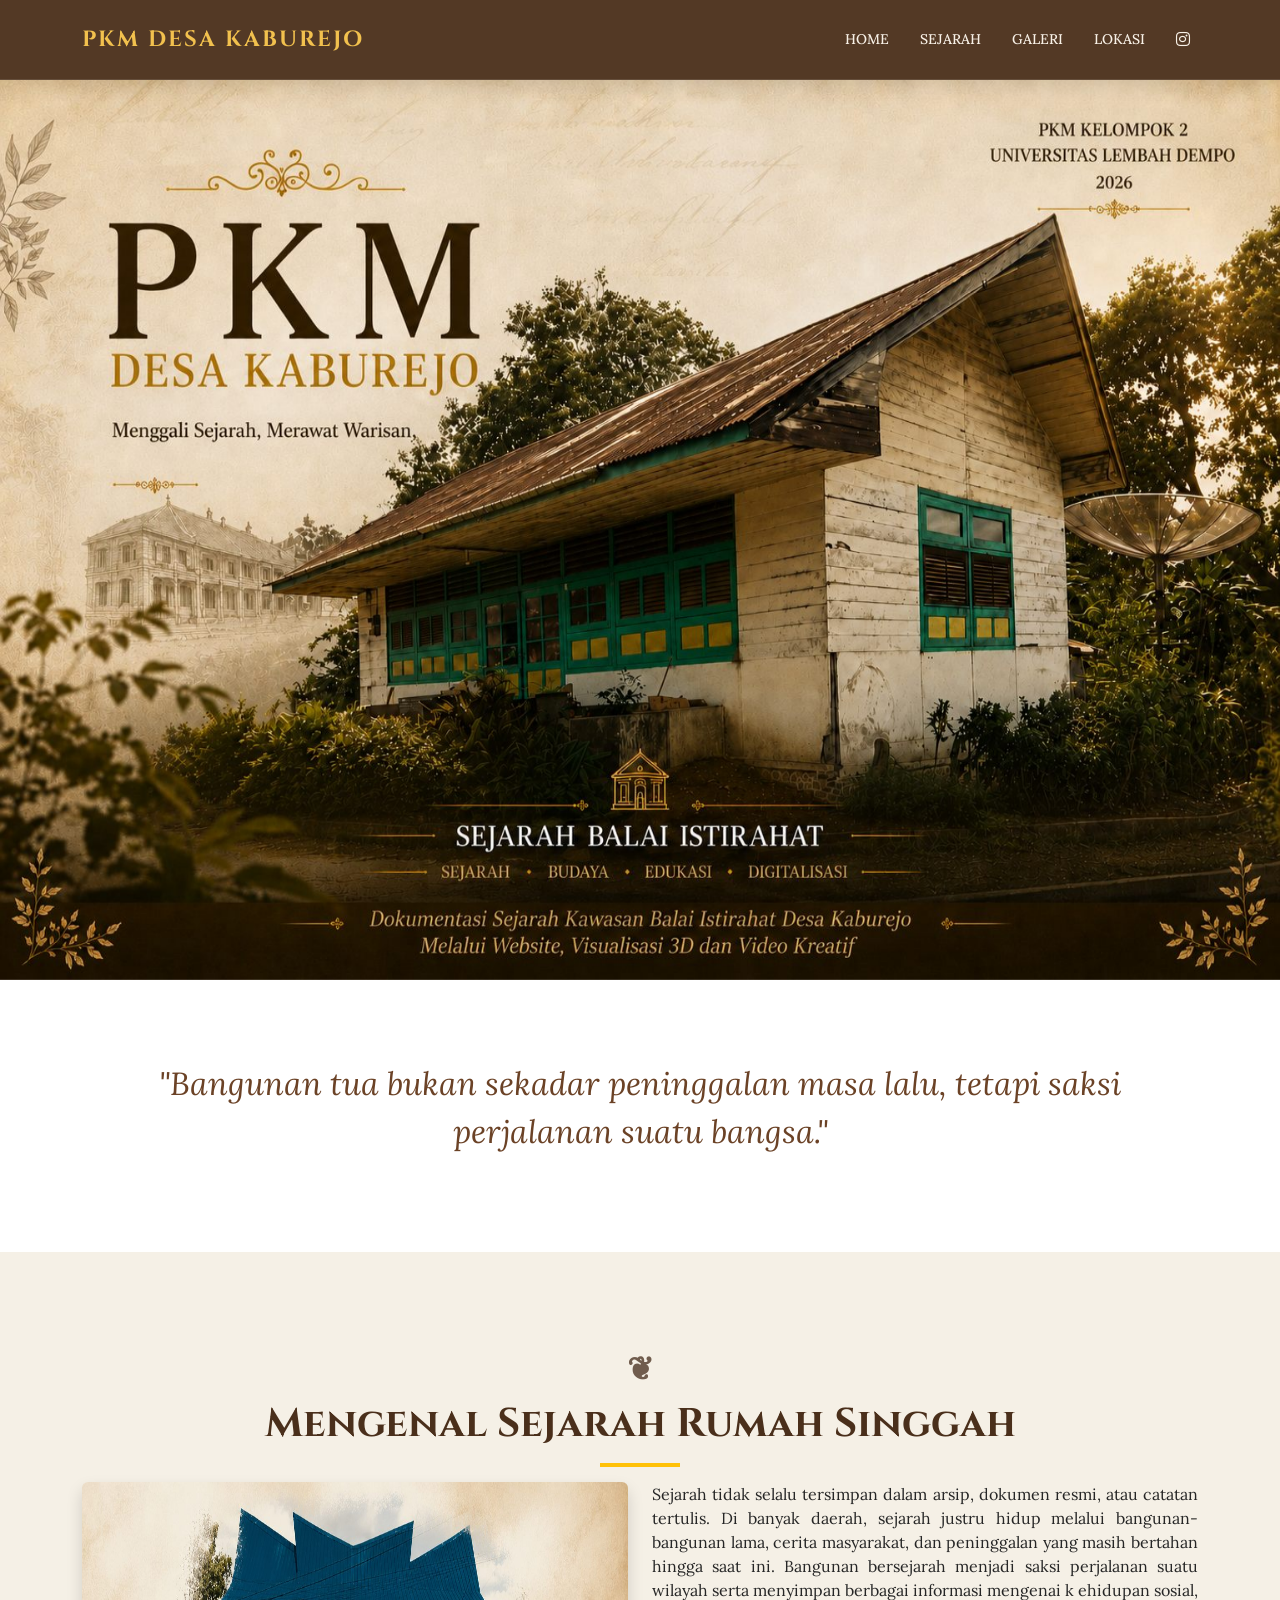
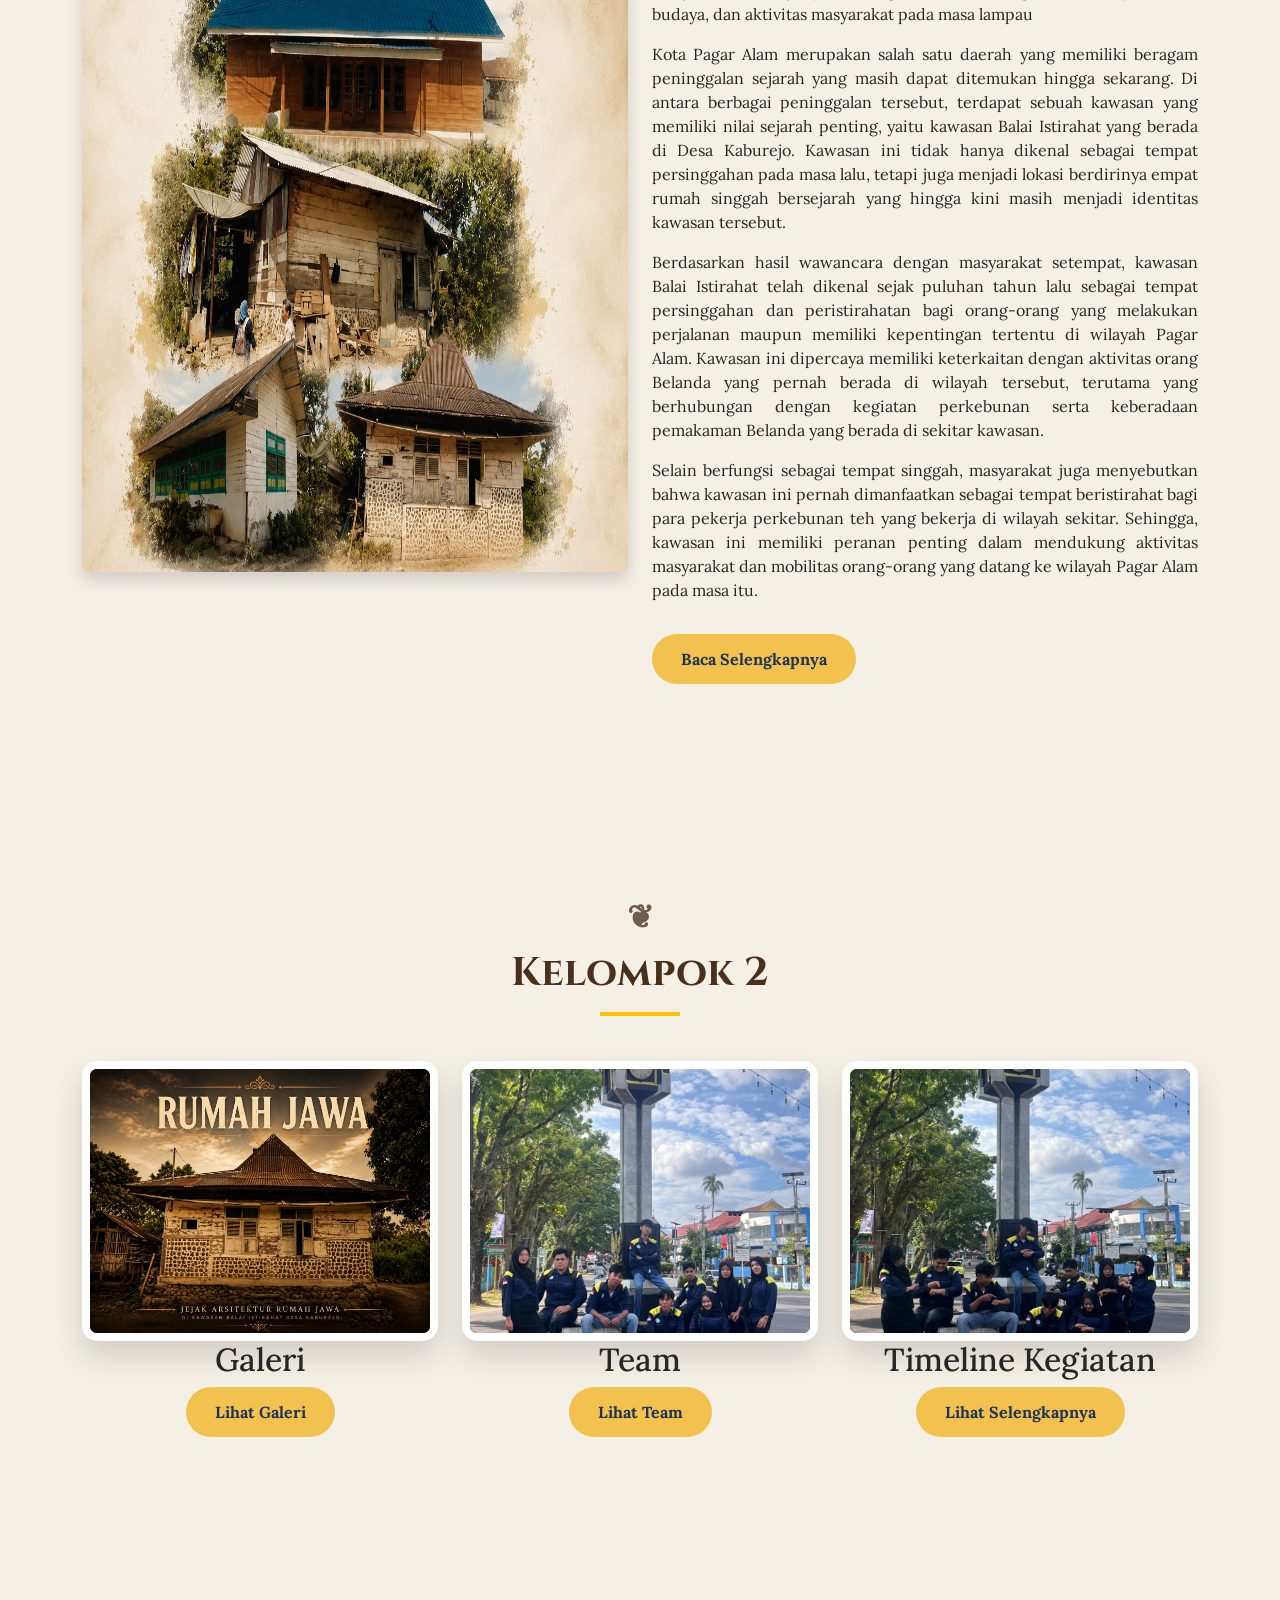
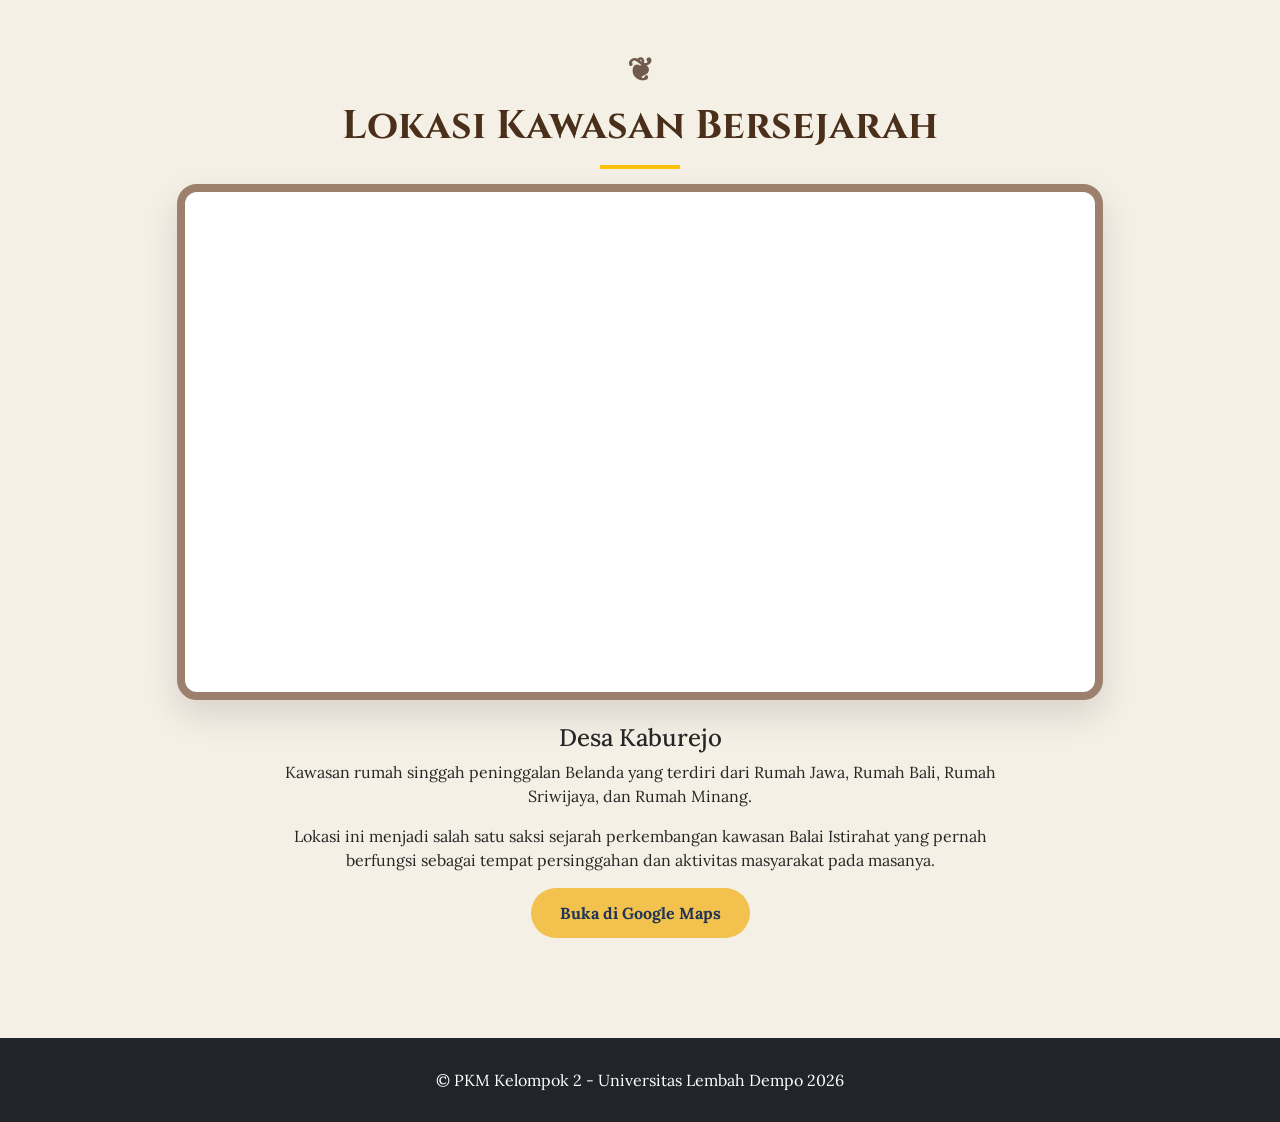
<file: index.html>
<!doctype html>
<html lang="en">

<head>
  <meta charset="UTF-8" />
  <meta name="viewport" content="width=device-width, initial-scale=1.0" />
  <link href="https://cdn.jsdelivr.net/npm/bootstrap@5.0.2/dist/css/bootstrap.min.css" rel="stylesheet"
    integrity="sha384-EVSTQN3/azprG1Anm3QDgpJLIm9Nao0Yz1ztcQTwFspd3yD65VohhpuuCOmLASjC" crossorigin="anonymous" />
  <link rel="stylesheet" href="https://cdn.jsdelivr.net/npm/bootstrap-icons@1.11.3/font/bootstrap-icons.min.css" />
  <link rel="preconnect" href="https://fonts.googleapis.com" />
  <link rel="preconnect" href="https://fonts.gstatic.com" crossorigin />
  <link
    href="https://fonts.googleapis.com/css2?family=Cinzel:wght@400;600;700&family=Lora:wght@400;500;600&display=swap"
    rel="stylesheet" />
  <link rel="stylesheet" href="style.css" />
  <title>PKM Kelompok 6 - Rumah Belanda</title>
</head>

<body>
  <nav class="navbar navbar-expand-lg navbar-light sticky-top">
    <div class="container">
      <a class="navbar-brand" href="#home">PKM DESA KABUREJO</a>
      <button class="navbar-toggler" type="button" data-bs-toggle="collapse" data-bs-target="#navbarNav"
        aria-controls="navbarNav" aria-expanded="false" aria-label="Toggle navigation">
        <span class="navbar-toggler-icon"></span>
      </button>
      <div class="collapse navbar-collapse" id="navbarNav">
        <ul class="navbar-nav ms-auto">
          <li class="nav-item">
            <a class="nav-link" aria-current="page" href="#home">Home</a>
          </li>
          <li class="nav-item">
            <a class="nav-link" href="#sejarah">Sejarah</a>
          </li>
          <li class="nav-item">
            <a class="nav-link" href="#about">Galeri</a>
          </li>
          <li class="nav-item">
            <a class="nav-link" href="#lokasi">Lokasi</a>
          </li>
          <a href="https://www.instagram.com/pkmgrub2uniled2026/?__pwa=1#" target="_blank" class="nav-link px-2">
            <i class="bi bi-instagram"></i>
          </a>
        </ul>
      </div>
    </div>
  </nav>

  <section id="home">
    <div id="carouselExampleSlidesOnly" class="carousel slide" data-bs-ride="carousel">
      <div class="carousel-inner">
        <div class="carousel-item active">
          <img src="gambar/rumah cover3.jpg" class="d-block w-100" alt="PKM Dusun Gunung Agung Pauh" />
        </div>
      </div>
  </section>

  <section class="quote-section">
    <div class="container">
      <blockquote>
        "Bangunan tua bukan sekadar peninggalan masa lalu, tetapi saksi
        perjalanan suatu bangsa."
      </blockquote>
    </div>
  </section>

  <section id="sejarah" class="section-padding">
    <div class="container">
      <h2 class="section-title">Mengenal Sejarah Rumah Singgah</h2>

      <div class="row align-items-start">
        <div class="col-lg-6 gambar">
          <img src="gambar/gambar rumah gabungan3.jpg" class="img-fluid rounded shadow" />
        </div>

        <div class="col-lg-6 narasi">
          <p>
            Sejarah tidak selalu tersimpan dalam arsip, dokumen resmi,
            atau catatan tertulis. Di banyak daerah, sejarah justru hidup
            melalui bangunan-bangunan lama, cerita masyarakat,
            dan peninggalan yang masih bertahan hingga saat ini.
            Bangunan bersejarah menjadi saksi perjalanan suatu
            wilayah serta menyimpan berbagai informasi mengenai k
            ehidupan sosial, budaya, dan aktivitas masyarakat pada masa lampau
          </p>
          <p>
            Kota Pagar Alam merupakan salah satu daerah yang memiliki beragam
            peninggalan sejarah yang masih dapat ditemukan hingga sekarang.
            Di antara berbagai peninggalan tersebut, terdapat sebuah kawasan yang
            memiliki nilai sejarah penting, yaitu kawasan Balai Istirahat yang berada
            di Desa Kaburejo. Kawasan ini tidak hanya dikenal sebagai tempat persinggahan
            pada masa lalu, tetapi juga menjadi lokasi berdirinya empat rumah
            singgah bersejarah yang hingga kini masih menjadi identitas kawasan tersebut.
          </p>
          <p>
            Berdasarkan hasil wawancara dengan masyarakat setempat,
            kawasan Balai Istirahat telah dikenal sejak puluhan tahun lalu
            sebagai tempat persinggahan dan peristirahatan bagi orang-orang
            yang melakukan perjalanan maupun memiliki kepentingan tertentu di wilayah
            Pagar Alam. Kawasan ini dipercaya memiliki keterkaitan dengan aktivitas orang
            Belanda yang pernah berada di wilayah tersebut, terutama yang berhubungan dengan
            kegiatan perkebunan serta keberadaan pemakaman
            Belanda yang berada di sekitar kawasan.
          </p>
          <p>
            Selain berfungsi sebagai tempat singgah, masyarakat juga menyebutkan bahwa kawasan
            ini pernah dimanfaatkan sebagai tempat beristirahat bagi para
            pekerja perkebunan teh yang bekerja di wilayah sekitar.
            Sehingga, kawasan ini memiliki peranan penting dalam
            mendukung aktivitas masyarakat dan mobilitas orang-orang yang datang
            ke wilayah Pagar Alam pada masa itu.
          </p>
          <p>
            <a href="sejarah/sejarah.html" class="btn btn-brand mt-3">Baca Selengkapnya</a>
          </p>
        </div>
      </div>
    </div>
  </section>

  <section id="about" class="section-padding">
    <div class="container">
      <h2 class="section-title">Kelompok 2</h2>

      <div class="row g-4">
        <div class="col-md-4">
          <img src="gambar/rumah jawaedit2.jpg" class="gallery-img" />
          <h2>Galeri</h2>
          <p>
            <a href="galeri/galeri.html" class="btn btn-brand">Lihat Galeri</a>
          </p>
        </div>

        <div class="col-md-4">
          <img src="gambar/teamSS.jpg" class="gallery-img" />
          <h2>Team</h2>
          <p>
            <a href="team/team.html" class="btn btn-brand">Lihat Team</a>
          </p>
        </div>
        <div class="col-md-4">
          <img src="gambar/timeline.jpg" class="gallery-img" />
          <h2>Timeline Kegiatan</h2>
          <p>
            <a href="dokumentasi/timeline.html" class="btn btn-brand">Lihat Selengkapnya</a>
          </p>
        </div>
      </div>
    </div>
  </section>

  <section id="lokasi" class="section-padding">
    <div class="container">
      <h2 class="section-title">Lokasi Kawasan Bersejarah</h2>

      <div class="row g-4 justify-content-center">
        <div class="col-lg-10">
          <div class="map-card">

            <iframe
              src="https://www.google.com/maps/embed?pb=!1m18!1m12!1m3!1d3275.2238431024753!2d103.2447548!3d-4.0165332!2m3!1f0!2f0!3f0!3m2!1i1024!2i768!4f13.1!3m3!1m2!1s0x2e376b5a26d903f5%3A0xe804ebf30f045752!2sCafe%20%26%20Resto%20Bangoenan%20Toea!5e1!3m2!1sid!2sid!4v1782139233173!5m2!1sid!2sid"
              width="800" height="600" style="border:0;" allowfullscreen="" loading="lazy"
              referrerpolicy="no-referrer-when-downgrade"></iframe>

          </div>
        </div>
        <div class="col-lg-8">
          <div class="content-card text-center">

            <h4>Desa Kaburejo</h4>

            <p>
              Kawasan rumah singgah peninggalan Belanda yang terdiri dari
              Rumah Jawa, Rumah Bali, Rumah Sriwijaya, dan Rumah Minang.
            </p>

            <p>
              Lokasi ini menjadi salah satu saksi sejarah perkembangan
              kawasan Balai Istirahat yang pernah berfungsi sebagai tempat
              persinggahan dan aktivitas masyarakat pada masanya.
            </p>

            <a href="https://maps.app.goo.gl/j1KM4AWCYrKSd78M7" target="_blank" class="btn btn-brand">
              Buka di Google Maps
            </a>

          </div>
        </div>

      </div>
    </div>
  </section>
  <footer>
    <p>© PKM Kelompok 2 - Universitas Lembah Dempo 2026</p>
  </footer>

  <script src="https://cdn.jsdelivr.net/npm/bootstrap@5.0.2/dist/js/bootstrap.bundle.min.js"
    integrity="sha384-MrcW6ZMFYlzcLA8Nl+NtUVF0sA7MsXsP1UyJoMp4YLEuNSfAP+JcXn/tWtIaxVXM"
    crossorigin="anonymous"></script>
</body>

</html>
</file>
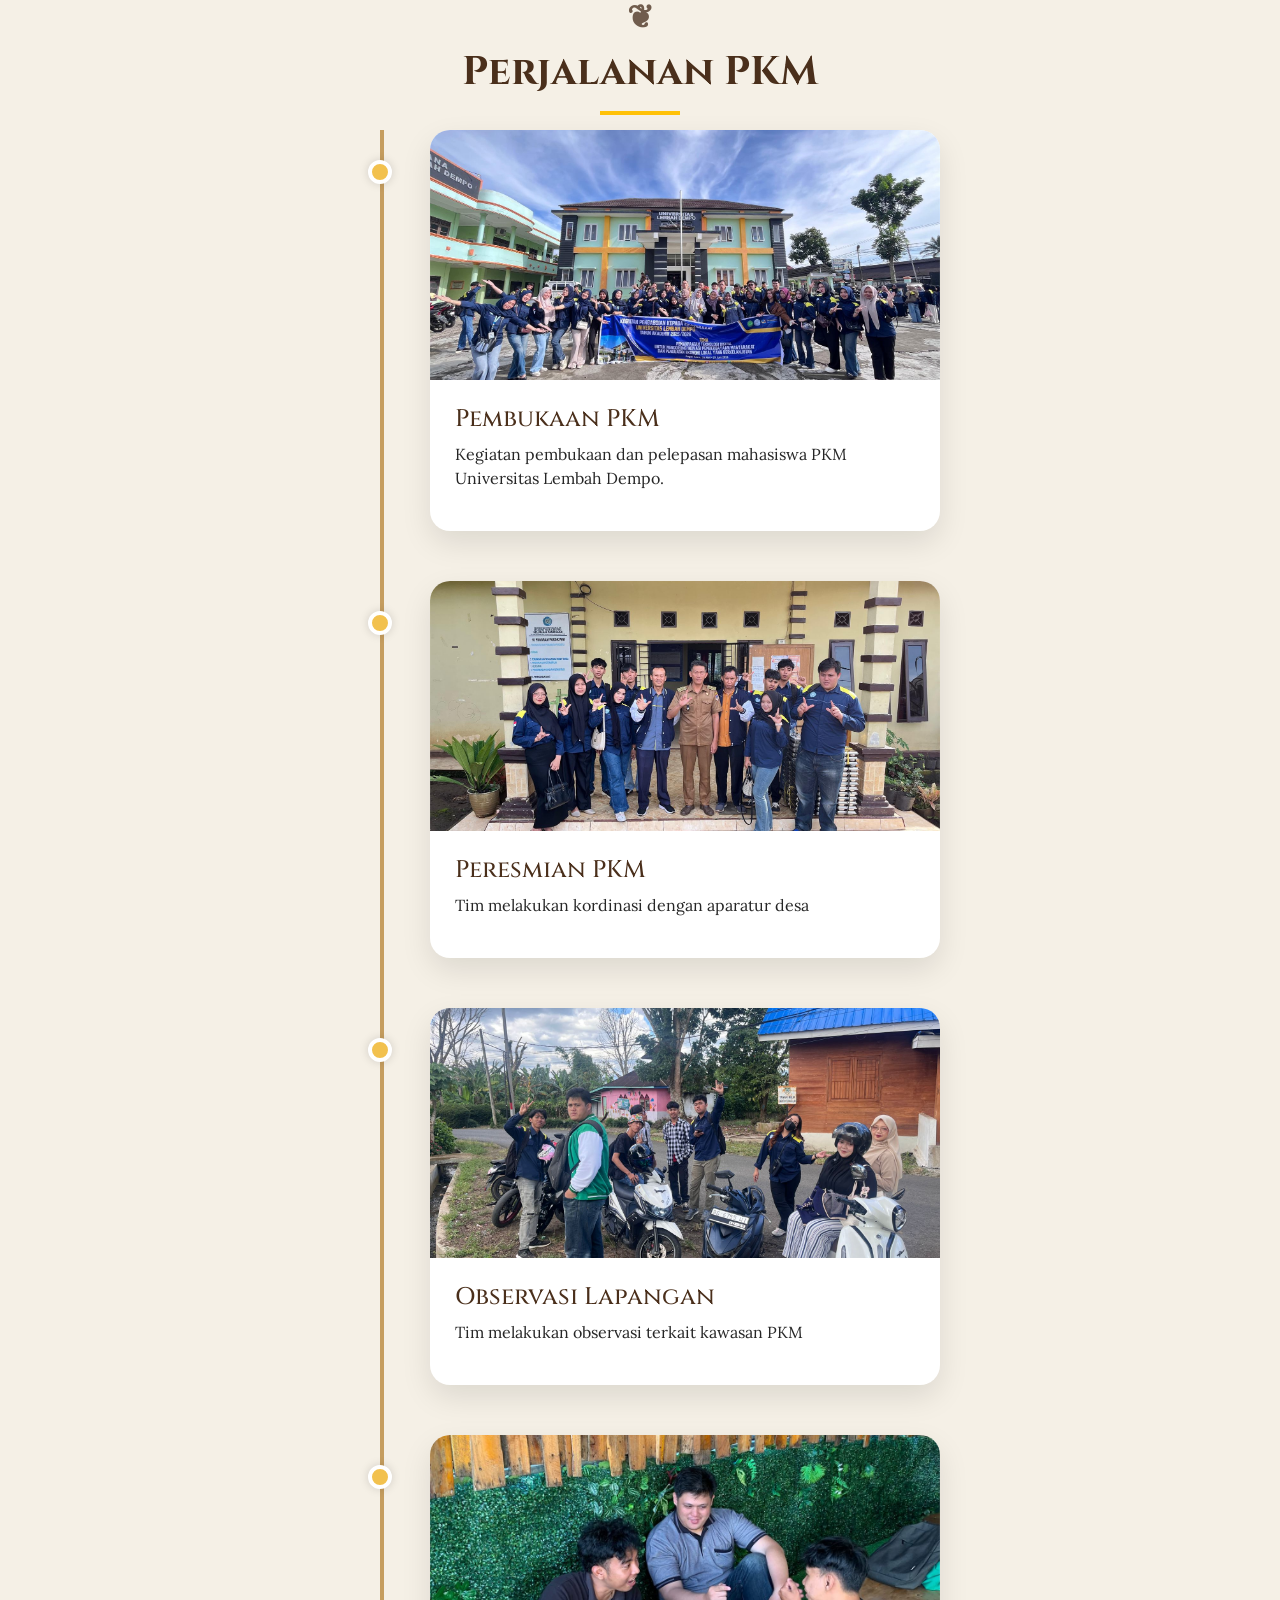
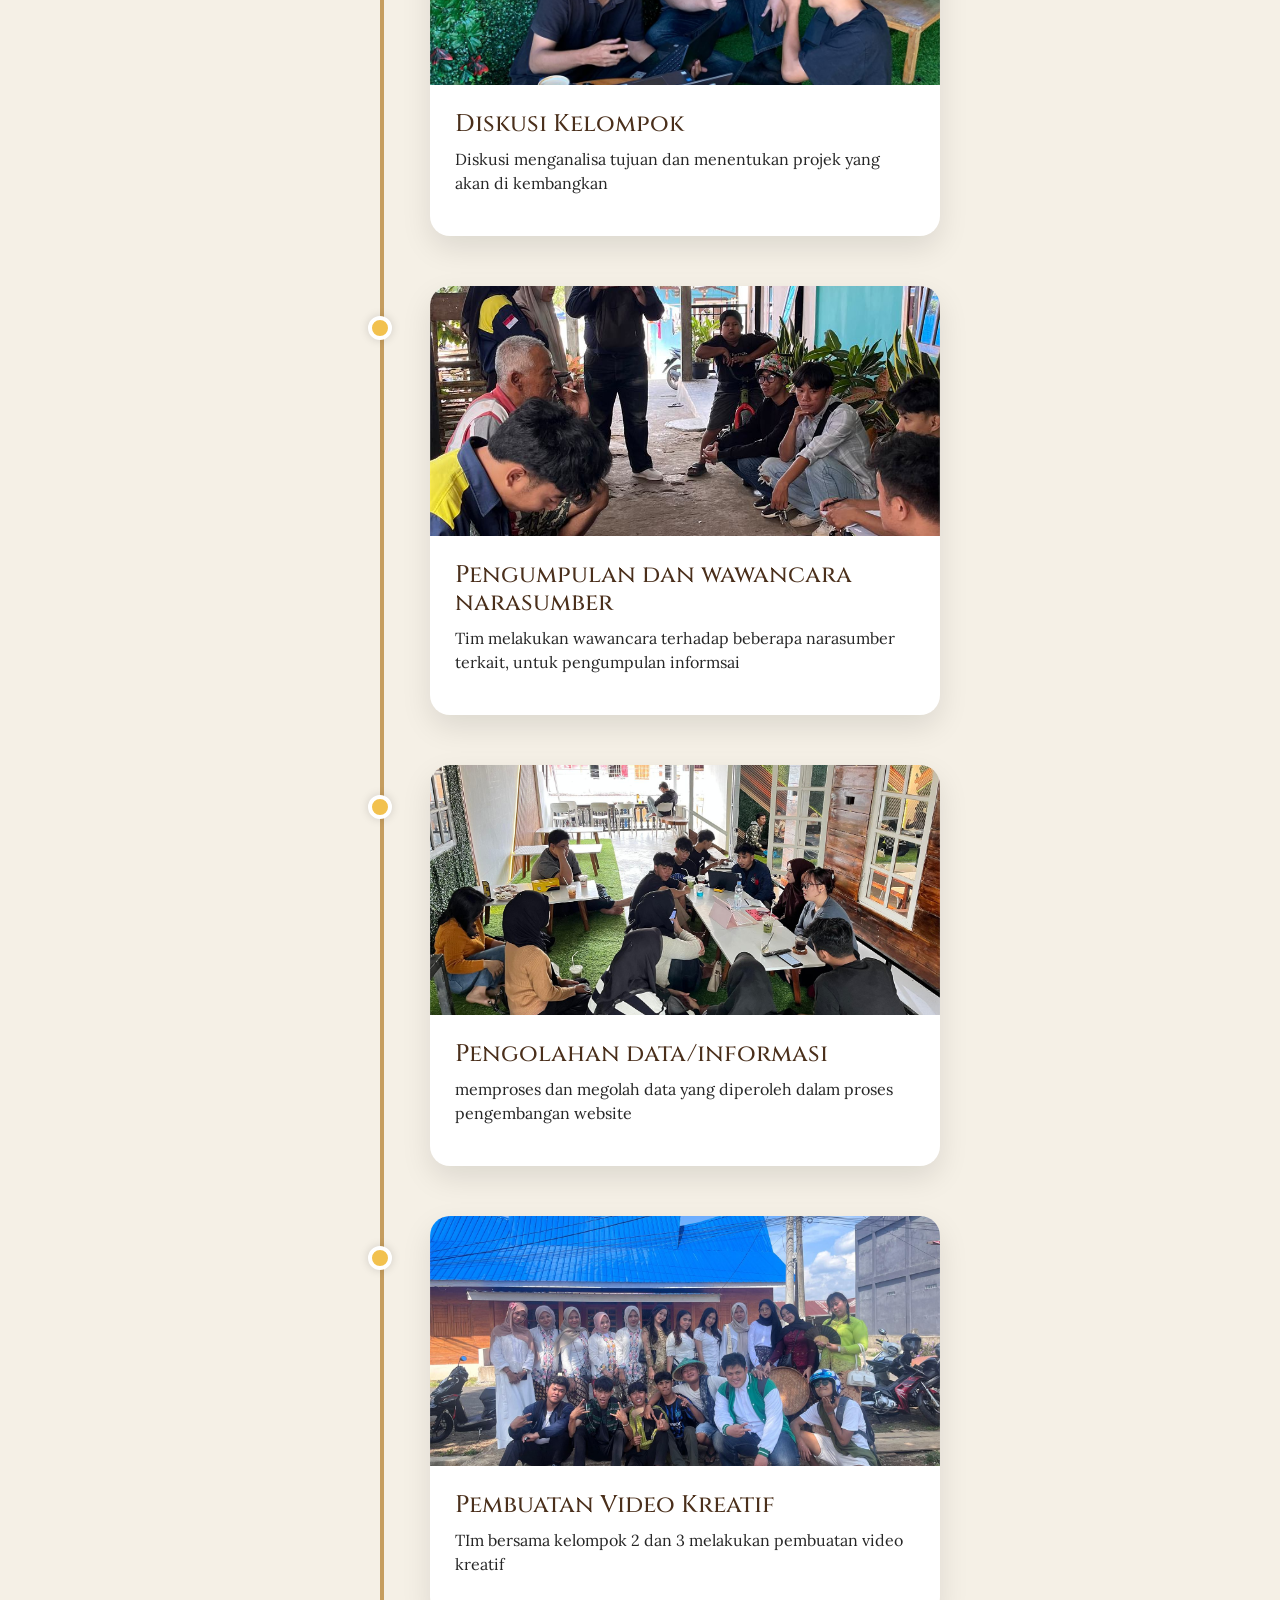
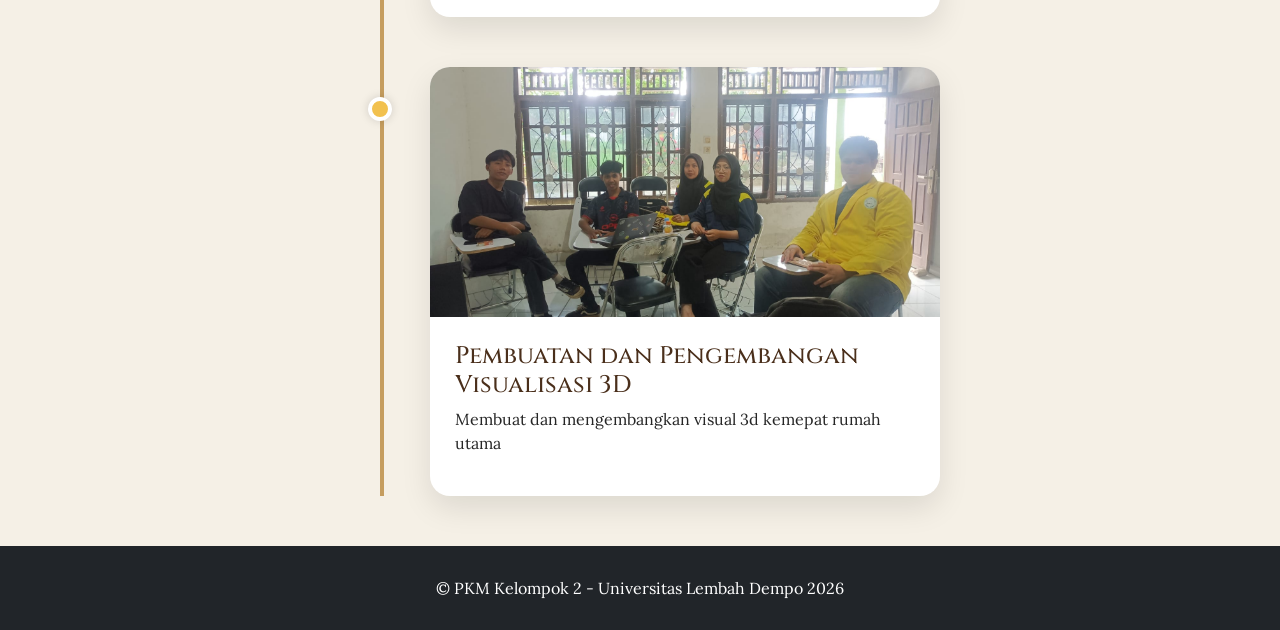
<file: dokumentasi/timeline.html>
<!DOCTYPE html>
<html lang="en">

<head>
    <meta charset="UTF-8">
    <meta name="viewport" content="width=device-width, initial-scale=1.0">
    <link href="https://cdn.jsdelivr.net/npm/bootstrap@5.0.2/dist/css/bootstrap.min.css" rel="stylesheet"
        integrity="sha384-EVSTQN3/azprG1Anm3QDgpJLIm9Nao0Yz1ztcQTwFspd3yD65VohhpuuCOmLASjC" crossorigin="anonymous" />
    <link rel="stylesheet" href="https://cdn.jsdelivr.net/npm/bootstrap-icons@1.11.3/font/bootstrap-icons.min.css" />
    <link rel="preconnect" href="https://fonts.googleapis.com" />
    <link rel="preconnect" href="https://fonts.gstatic.com" crossorigin />
    <link
        href="https://fonts.googleapis.com/css2?family=Cinzel:wght@400;600;700&family=Lora:wght@400;500;600&display=swap"
        rel="stylesheet" />
    <link rel="stylesheet" href="timeline.css">
    <link rel="stylesheet" href="../style.css">
    <title>timeline</title>
</head>

<body>
    <section class="section-rumah">
        <div class="container">
            <h2 class="section-title">Perjalanan PKM</h2>
            <div class="timeline">
                <div class="timeline-item">
                    <div class="timeline-card">
                        <img src="pembukaan.jpg" alt="">
                        <div class="timeline-content">
                            <h4>Pembukaan PKM</h4>
                            <p>
                                Kegiatan pembukaan dan pelepasan mahasiswa PKM
                                Universitas Lembah Dempo.
                            </p>
                        </div>
                    </div>
                </div>
                <div class="timeline-item">
                    <div class="timeline-card">
                        <img src="pak lurah.jpg" alt="">
                        <div class="timeline-content">
                            <h4>Peresmian PKM</h4>
                            <p>
                                Tim melakukan kordinasi dengan aparatur desa
                            </p>
                        </div>
                    </div>
                </div>
                <div class="timeline-item">
                    <div class="timeline-card">
                        <img src="observasi.jpg" alt="">
                        <div class="timeline-content">
                            <h4>Observasi Lapangan</h4>
                            <p>
                                Tim melakukan observasi terkait kawasan PKM
                            </p>
                        </div>
                    </div>
                </div>
                <div class="timeline-item">
                    <div class="timeline-card">
                        <img src="diskusi.jpg" alt="">
                        <div class="timeline-content">
                            <h4>Diskusi Kelompok
                            </h4>
                            <p>
                                Diskusi menganalisa tujuan dan menentukan projek yang akan di kembangkan
                            </p>
                        </div>
                    </div>
                </div>
                <div class="timeline-item">
                    <div class="timeline-card">
                        <img src="wawancara 2.jpg" alt="">
                        <div class="timeline-content">
                            <h4>Pengumpulan dan wawancara narasumber</h4>
                            <p>
                                Tim melakukan wawancara terhadap beberapa narasumber terkait,
                                untuk pengumpulan informsai
                            </p>
                        </div>
                    </div>
                </div>
                <div class="timeline-item">
                    <div class="timeline-card">
                        <img src="bigbrew.jpg" alt="">
                        <div class="timeline-content">
                            <h4>Pengolahan data/informasi</h4>
                            <p>
                                memproses dan megolah data yang diperoleh dalam proses
                                pengembangan website
                            </p>
                        </div>
                    </div>
                </div>
                <div class="timeline-item">
                    <div class="timeline-card">
                        <img src="video kreatif.jpg" alt="">
                        <div class="timeline-content">
                            <h4>Pembuatan Video Kreatif</h4>
                            <p>
                                TIm bersama kelompok 2 dan 3 melakukan pembuatan video kreatif
                            </p>
                        </div>
                    </div>
                </div>
                <div class="timeline-item">
                    <div class="timeline-card">
                        <img src="3d.jpg" alt="">
                        <div class="timeline-content">
                            <h4>Pembuatan dan Pengembangan Visualisasi 3D</h4>
                            <p>
                                Membuat dan mengembangkan visual 3d kemepat rumah utama
                            </p>
                        </div>
                    </div>
                </div>
            </div>
        </div>
    </section>
    <footer>
        <p>© PKM Kelompok 2 - Universitas Lembah Dempo 2026</p>
    </footer>
    <script src="https://cdn.jsdelivr.net/npm/bootstrap@5.0.2/dist/js/bootstrap.bundle.min.js"
        integrity="sha384-MrcW6ZMFYlzcLA8Nl+NtUVF0sA7MsXsP1UyJoMp4YLEuNSfAP+JcXn/tWtIaxVXM"
        crossorigin="anonymous"></script>
</body>

</html>
</file>
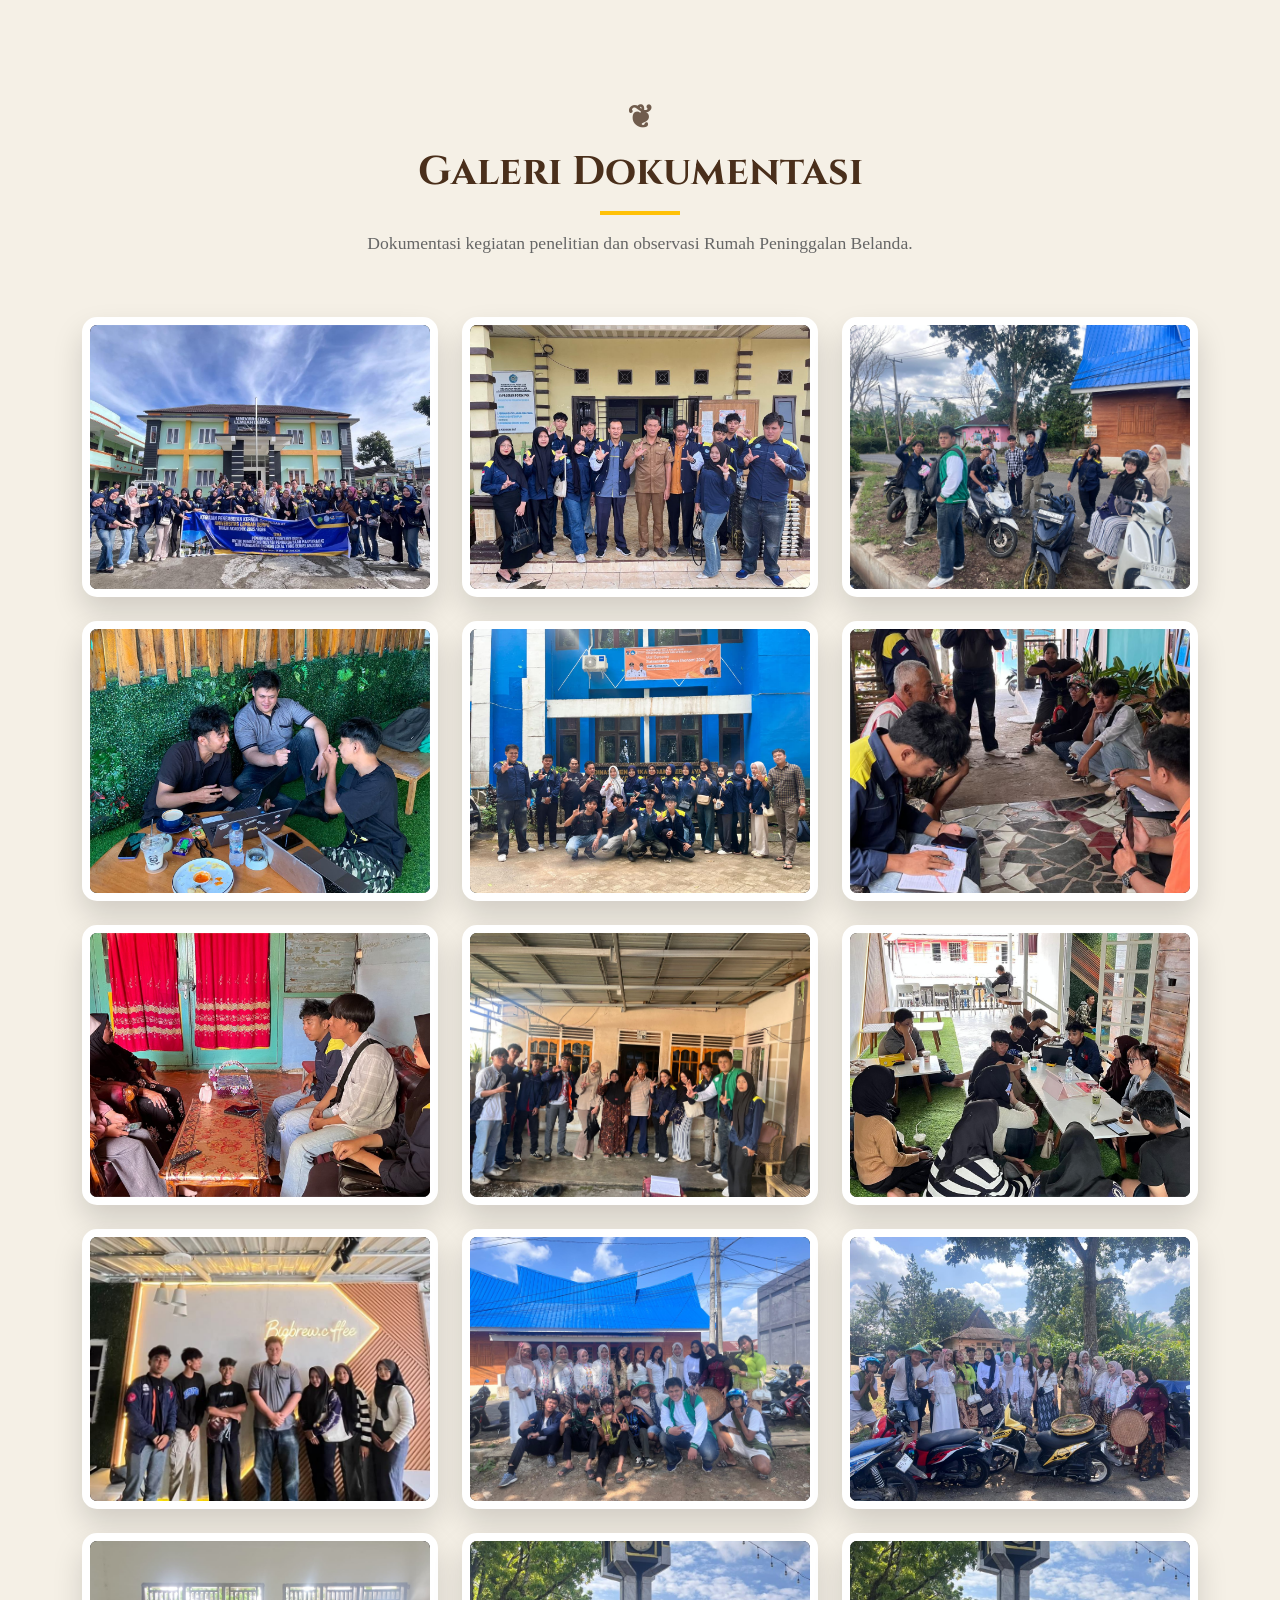
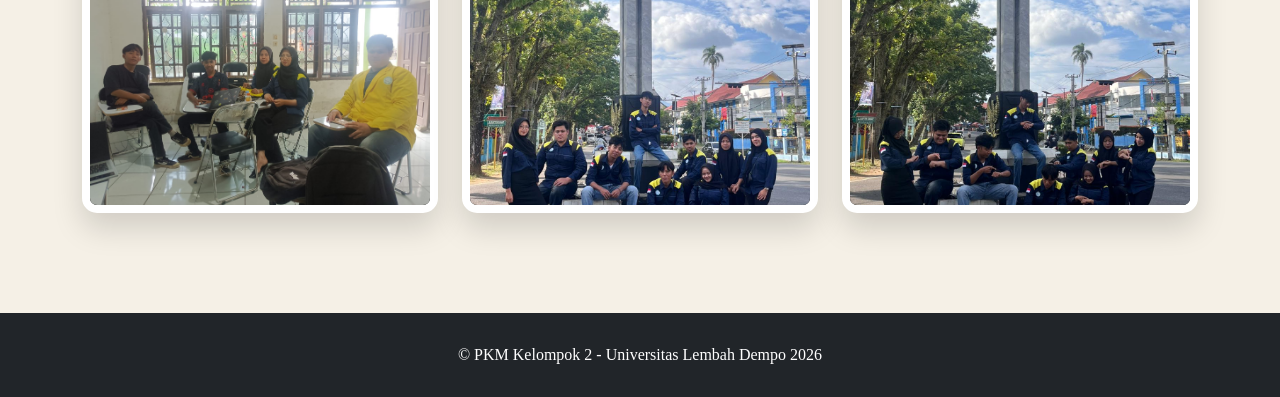
<file: galeri/galeri.html>
<!doctype html>
<html lang="en">

<head>
  <meta charset="UTF-8" />
  <meta name="viewport" content="width=device-width, initial-scale=1.0" />
  <link href="https://cdn.jsdelivr.net/npm/bootstrap@5.0.2/dist/css/bootstrap.min.css" rel="stylesheet"
    integrity="sha384-EVSTQN3/azprG1Anm3QDgpJLIm9Nao0Yz1ztcQTwFspd3yD65VohhpuuCOmLASjC" crossorigin="anonymous" />
  <link rel="preconnect" href="https://fonts.googleapis.com" />
  <link rel="preconnect" href="https://fonts.gstatic.com" crossorigin />
  <link href="https://fonts.googleapis.com/css2?family=Cinzel:wght@400;600;700&display=swap" rel="stylesheet" />
  <link rel="stylesheet" href="../galeri/galeri.css" />
  <link rel="stylesheet" href="../style.css">
  <title>PKM Kelompok 6 - Rumah Belanda</title>
</head>

<body>
  <section id="galeri" class="section-padding">
    <div class="container">
      <h2 class="section-title">Galeri Dokumentasi</h2>

      <p class="section-subtitle">
        Dokumentasi kegiatan penelitian dan observasi Rumah Peninggalan
        Belanda.
      </p>

      <div class="row g-4 justify-content-center">
        <div class="col-lg-4 col-md-6">
          <img src="../dokumentasi/pembukaan.jpg" class="gallery-img" />
          <div class="gallery-overlay">
          </div>
        </div>

        <div class="col-lg-4 col-md-6">
          <img src="../dokumentasi/pak lurah.jpg" class="gallery-img" />
          <div class="gallery-overlay">
          </div>
        </div>
        <div class="col-lg-4 col-md-6">
          <img src="../dokumentasi/observasi.jpg" class="gallery-img" />
          <div class="gallery-overlay">
          </div>
        </div>
        <div class="col-lg-4 col-md-6">
          <img src="../dokumentasi/diskusi.jpg" class="gallery-img" />
          <div class="gallery-overlay">
          </div>
        </div>
        <div class="col-lg-4 col-md-6">
          <img src="../dokumentasi/dinashd.jpg" class="gallery-img" />
          <div class="gallery-overlay">
          </div>
        </div>
        <div class="col-lg-4 col-md-6">
          <img src="../dokumentasi/wawancara 2.jpg" class="gallery-img" />
          <div class="gallery-overlay">
          </div>
        </div>
        <div class="col-lg-4 col-md-6">
          <img src="../dokumentasi/wawancara ibu.jpg" class="gallery-img" />
          <div class="gallery-overlay">
          </div>
        </div>
        <div class="col-lg-4 col-md-6">
          <img src="../dokumentasi/wawancara.jpg" class="gallery-img" />
          <div class="gallery-overlay">
          </div>
        </div>
        <div class="col-lg-4 col-md-6">
          <img src="../dokumentasi/bigbrew.jpg" class="gallery-img" />
          <div class="gallery-overlay">
          </div>
        </div>
        <div class="col-lg-4 col-md-6">
          <img src="../dokumentasi/bigbrew2.jpg" class="gallery-img" />
          <div class="gallery-overlay">
          </div>
        </div>
        <div class="col-lg-4 col-md-6">
          <img src="../dokumentasi/video kreatif.jpg" class="gallery-img" />
          <div class="gallery-overlay">
          </div>
        </div>
        <div class="col-lg-4 col-md-6">
          <img src="../dokumentasi/video2.jpg" class="gallery-img" />
          <div class="gallery-overlay">
          </div>
        </div>
        <div class="col-lg-4 col-md-6">
          <img src="../dokumentasi/3d.jpg" class="gallery-img" />
          <div class="gallery-overlay">
          </div>
        </div>
        <div class="col-lg-4 col-md-6">
          <img src="../gambar/teamSS.jpg" class="gallery-img" />
          <div class="gallery-overlay">
          </div>
        </div>
        <div class="col-lg-4 col-md-6">
          <img src="../gambar/timeline.jpg" class="gallery-img" />
          <div class="gallery-overlay">
          </div>
        </div>
      </div>
    </div>
  </section>
  <footer>
    <p>© PKM Kelompok 2 - Universitas Lembah Dempo 2026</p>
  </footer>
</body>

</html>
</file>
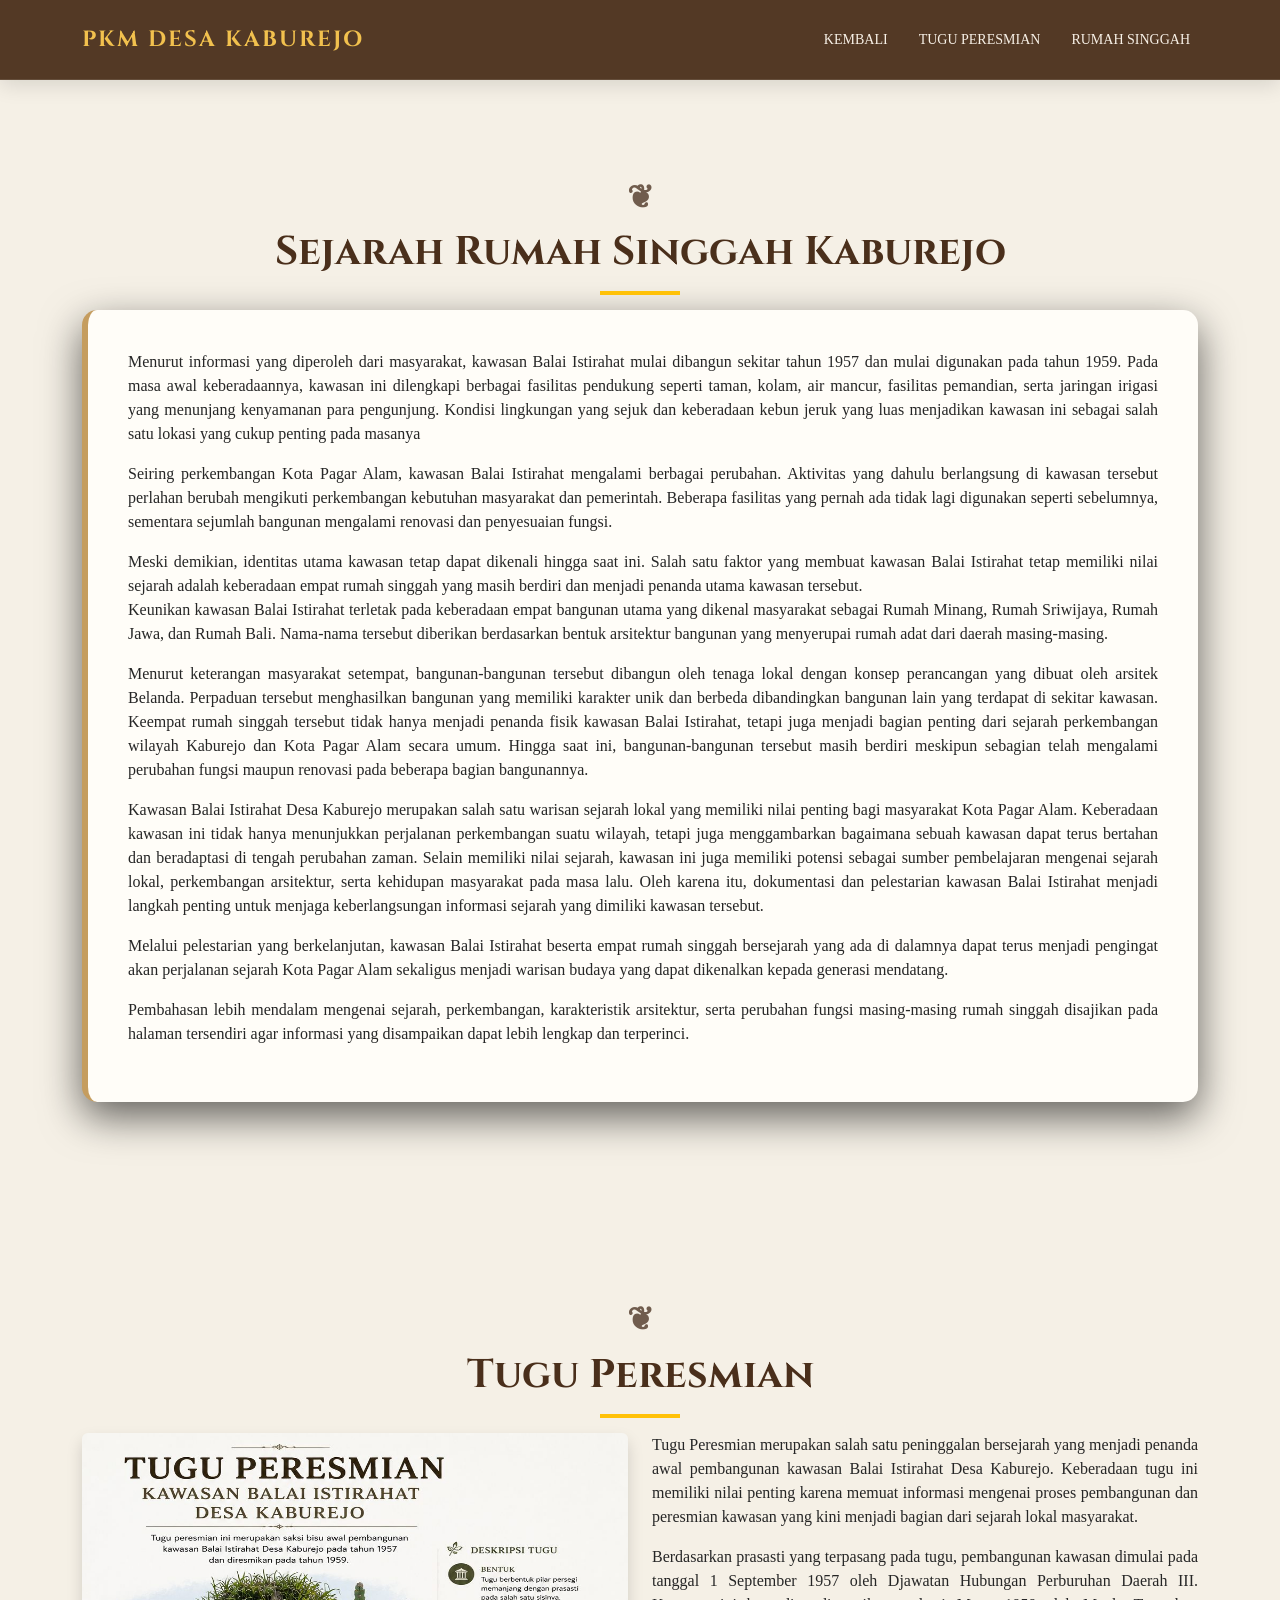
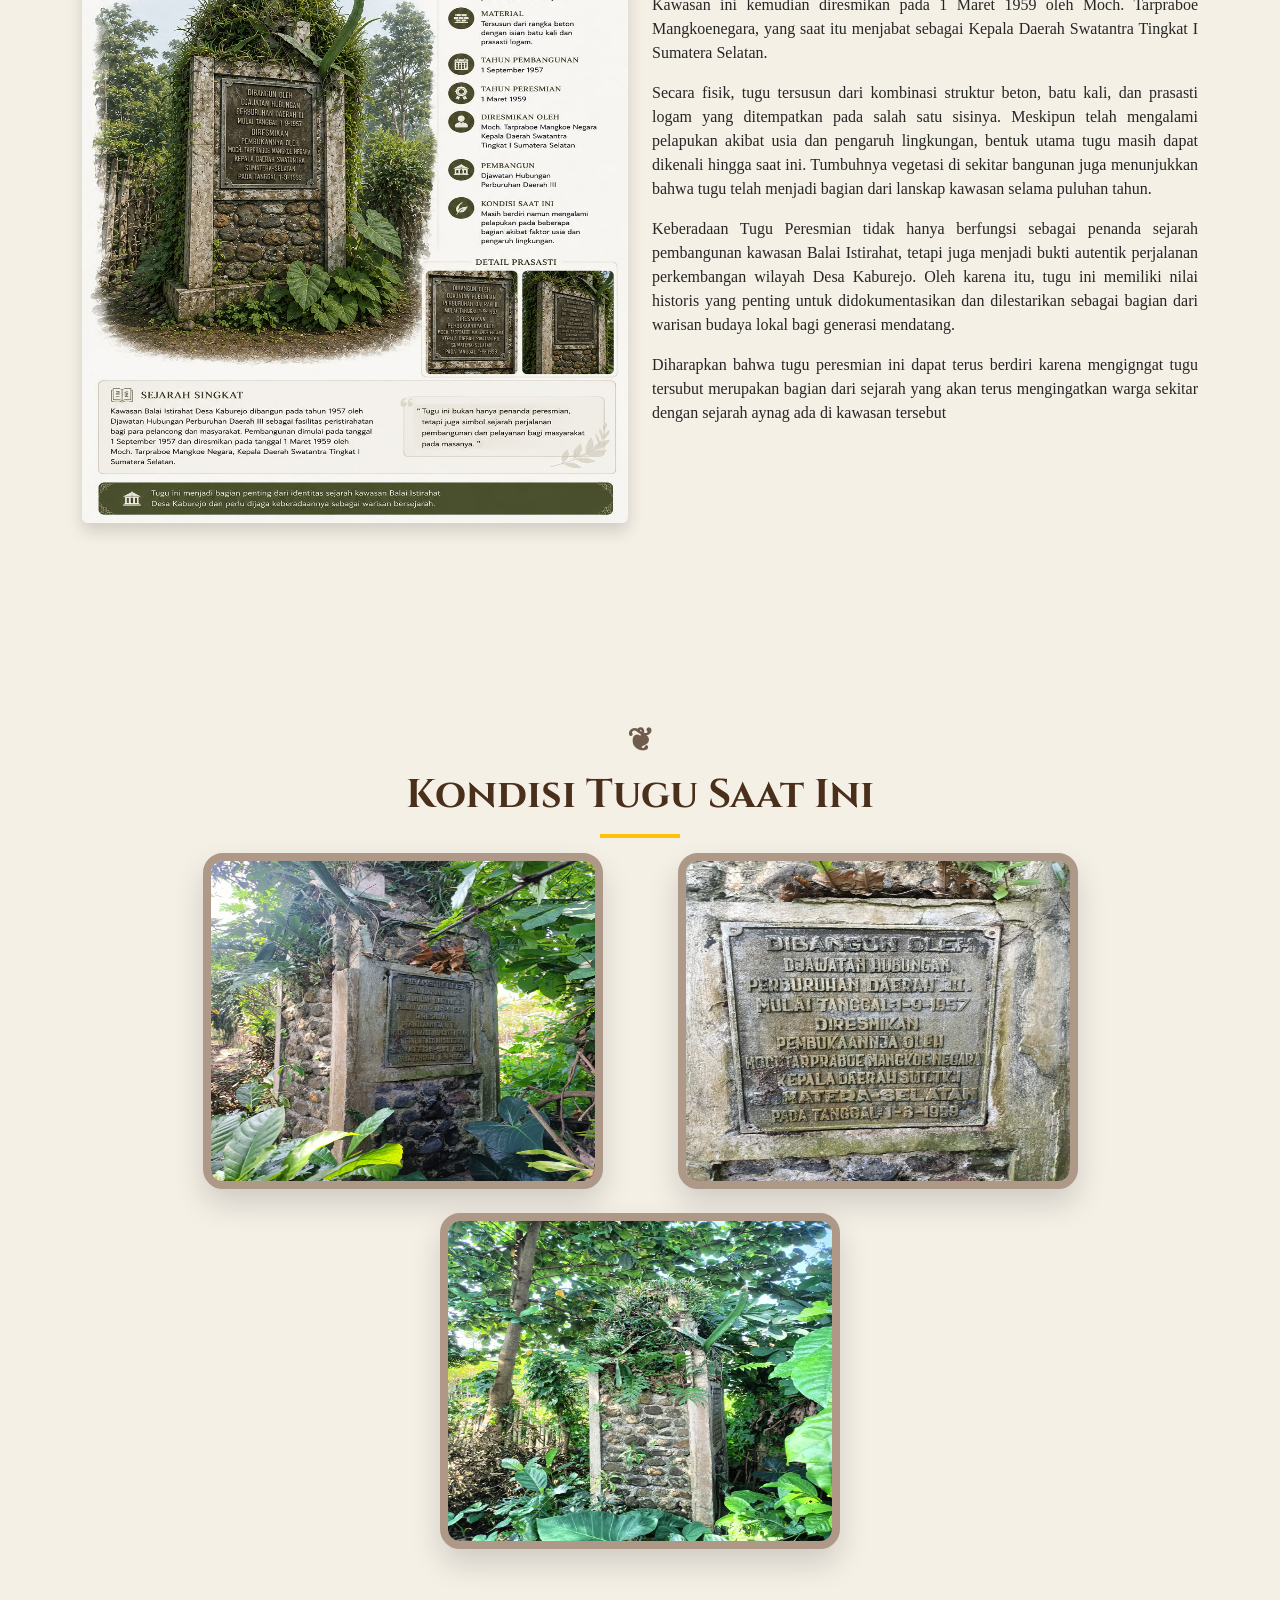
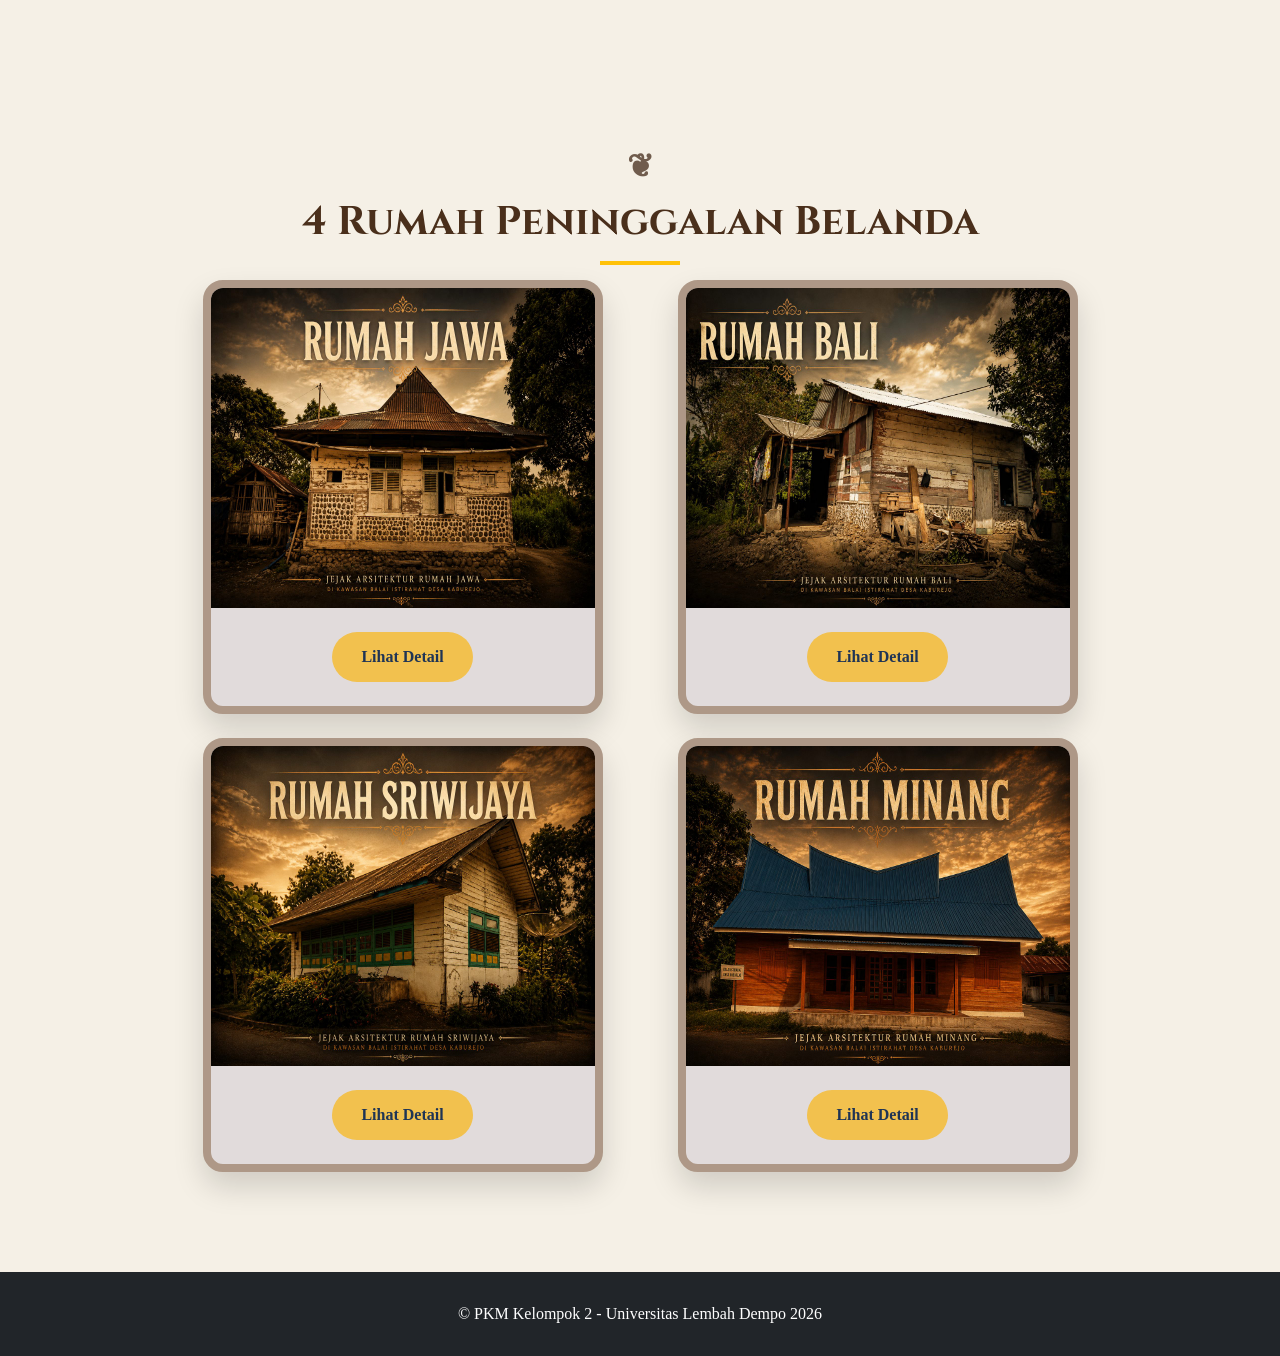
<file: sejarah/sejarah.html>
<!doctype html>
<html lang="en">

<head>
  <meta charset="UTF-8" />
  <meta name="viewport" content="width=device-width, initial-scale=1.0" />
  <link href="https://cdn.jsdelivr.net/npm/bootstrap@5.0.2/dist/css/bootstrap.min.css" rel="stylesheet"
    integrity="sha384-EVSTQN3/azprG1Anm3QDgpJLIm9Nao0Yz1ztcQTwFspd3yD65VohhpuuCOmLASjC" crossorigin="anonymous" />
  <link rel="preconnect" href="https://fonts.googleapis.com" />
  <link rel="preconnect" href="https://fonts.gstatic.com" crossorigin />
  <link href="https://fonts.googleapis.com/css2?family=Cinzel:wght@400;600;700&display=swap" rel="stylesheet" />
  <link rel="stylesheet" href="../style.css">
  <link rel="stylesheet" href="sejrah.css" />
  <title>Sejarah</title>
</head>

<body>
  <nav class="navbar navbar-expand-lg navbar-light sticky-top">
    <div class="container">
      <a class="navbar-brand" href="#home">PKM DESA KABUREJO</a>
      <button class="navbar-toggler" type="button" data-bs-toggle="collapse" data-bs-target="#navbarNav"
        aria-controls="navbarNav" aria-expanded="false" aria-label="Toggle navigation">
        <span class="navbar-toggler-icon"></span>
      </button>
      <div class="collapse navbar-collapse" id="navbarNav">
        <ul class="navbar-nav ms-auto">
          <li class="nav-item">
            <a class="nav-link" aria-current="page" href="../index.html">
              <i class="bi bi-arrow-left"></i> Kembali
            </a>
          </li>
          <li class="nav-item">
            <a class="nav-link" href="#sejarah">Tugu Peresmian</a>
          </li>
          <li class="nav-item">
            <a class="nav-link" href="#rumah">Rumah Singgah</a>
          </li>
        </ul>
      </div>
    </div>
  </nav>
  <section class="section-padding sejarah-detail">
    <div class="container">
      <h2 class="section-title">Sejarah Rumah Singgah Kaburejo</h2>
      <div class="content-card">
        <p>
          Menurut informasi yang diperoleh dari masyarakat, kawasan Balai Istirahat mulai dibangun
          sekitar tahun 1957 dan mulai digunakan pada tahun 1959. Pada masa awal keberadaannya,
          kawasan ini dilengkapi berbagai fasilitas pendukung seperti taman, kolam, air mancur,
          fasilitas pemandian, serta jaringan irigasi yang menunjang kenyamanan para pengunjung.
          Kondisi lingkungan yang sejuk dan keberadaan kebun jeruk yang luas menjadikan kawasan ini
          sebagai salah satu lokasi yang cukup penting pada masanya
        </p>

        <p>
          Seiring perkembangan Kota Pagar Alam, kawasan Balai Istirahat mengalami berbagai perubahan.
          Aktivitas yang dahulu berlangsung di kawasan tersebut perlahan berubah mengikuti perkembangan
          kebutuhan masyarakat dan pemerintah. Beberapa fasilitas yang pernah ada tidak lagi digunakan
          seperti sebelumnya, sementara sejumlah bangunan mengalami renovasi dan penyesuaian fungsi.
        </p>
        <p>
          Meski demikian, identitas utama kawasan tetap dapat dikenali hingga saat ini.
          Salah satu faktor yang membuat kawasan Balai Istirahat tetap memiliki nilai
          sejarah adalah keberadaan empat rumah
          singgah yang masih berdiri dan menjadi penanda utama kawasan tersebut. <br>
          Keunikan kawasan Balai Istirahat terletak pada keberadaan empat bangunan utama
          yang dikenal masyarakat sebagai Rumah Minang, Rumah Sriwijaya, Rumah Jawa, dan
          Rumah Bali. Nama-nama tersebut diberikan berdasarkan bentuk arsitektur bangunan
          yang menyerupai rumah adat dari daerah masing-masing.
        </p>
        <p>
          Menurut keterangan masyarakat setempat, bangunan-bangunan tersebut
          dibangun oleh tenaga lokal dengan konsep perancangan yang dibuat oleh
          arsitek Belanda. Perpaduan tersebut menghasilkan bangunan yang memiliki
          karakter unik dan berbeda dibandingkan
          bangunan lain yang terdapat di sekitar kawasan. Keempat rumah singgah tersebut
          tidak hanya menjadi penanda fisik kawasan Balai Istirahat, tetapi juga menjadi
          bagian penting dari sejarah perkembangan wilayah Kaburejo dan Kota Pagar Alam
          secara umum. Hingga saat ini, bangunan-bangunan tersebut masih berdiri meskipun
          sebagian telah mengalami perubahan fungsi
          maupun renovasi pada beberapa bagian bangunannya.
        </p>
        Kawasan Balai Istirahat Desa Kaburejo merupakan salah satu
        warisan sejarah lokal yang memiliki nilai penting bagi masyarakat Kota
        Pagar Alam. Keberadaan kawasan ini tidak hanya menunjukkan perjalanan
        perkembangan suatu wilayah, tetapi juga menggambarkan bagaimana sebuah kawasan
        dapat terus bertahan dan beradaptasi di tengah perubahan zaman.
        Selain memiliki nilai sejarah, kawasan ini juga memiliki potensi sebagai
        sumber pembelajaran mengenai sejarah lokal, perkembangan arsitektur,
        serta kehidupan masyarakat pada masa lalu. Oleh karena itu, dokumentasi
        dan pelestarian kawasan Balai Istirahat menjadi langkah penting untuk menjaga keberlangsungan
        informasi sejarah yang dimiliki kawasan tersebut.
        </p>
        <p>
          Melalui pelestarian yang berkelanjutan, kawasan Balai Istirahat beserta empat
          rumah singgah bersejarah yang ada di dalamnya dapat terus menjadi pengingat akan
          perjalanan sejarah Kota Pagar Alam sekaligus menjadi warisan
          budaya yang dapat dikenalkan kepada generasi mendatang.
        </p>
        <p>
          Pembahasan lebih mendalam mengenai sejarah, perkembangan, karakteristik
          arsitektur, serta perubahan fungsi masing-masing rumah singgah disajikan
          pada halaman tersendiri agar
          informasi yang disampaikan dapat lebih lengkap dan terperinci.
        </p>
      </div>
    </div>
  </section>

  <section id="sejarah" class="section-padding">
    <div class="container">
      <h2 class="section-title">Tugu Peresmian</h2>

      <div class="row align-items-start">
        <div class="col-lg-6 gambar">
          <img src="../foto lama/tugu3434.jpg" class="img-fluid rounded shadow" />
        </div>

        <div class="col-lg-6 narasi">
          <p>
            Tugu Peresmian merupakan salah satu peninggalan bersejarah yang menjadi penanda awal
            pembangunan kawasan Balai Istirahat
            Desa Kaburejo. Keberadaan tugu ini memiliki nilai penting karena memuat
            informasi mengenai proses pembangunan dan
            peresmian kawasan yang kini menjadi bagian dari sejarah lokal masyarakat.
          </p>
          <p>
            Berdasarkan prasasti yang terpasang pada tugu, pembangunan kawasan dimulai pada tanggal 1 September 1957
            oleh Djawatan
            Hubungan Perburuhan Daerah III. Kawasan ini kemudian diresmikan pada 1 Maret 1959 oleh Moch. Tarpraboe
            Mangkoenegara,
            yang saat itu menjabat sebagai Kepala Daerah Swatantra Tingkat I Sumatera Selatan.
          </p>
          <p>
            Secara fisik, tugu tersusun dari kombinasi struktur beton, batu kali, dan prasasti logam yang ditempatkan
            pada salah
            satu sisinya. Meskipun telah mengalami pelapukan akibat usia dan pengaruh lingkungan, bentuk utama tugu
            masih dapat
            dikenali hingga saat ini. Tumbuhnya vegetasi di sekitar bangunan juga menunjukkan bahwa tugu telah menjadi
            bagian dari
            lanskap kawasan selama puluhan tahun.
          </p>
          <p>
            Keberadaan Tugu Peresmian tidak hanya berfungsi sebagai penanda sejarah pembangunan kawasan Balai Istirahat,
            tetapi juga
            menjadi bukti autentik perjalanan perkembangan wilayah Desa Kaburejo. Oleh karena itu, tugu ini memiliki
            nilai historis
            yang penting untuk didokumentasikan dan dilestarikan sebagai bagian dari warisan budaya lokal bagi generasi
            mendatang.
          </p>
          <p>
            Diharapkan bahwa tugu peresmian ini dapat terus berdiri karena mengigngat tugu tersubut merupakan bagian
            dari sejarah yang akan terus mengingatkan warga sekitar dengan sejarah aynag ada di kawasan tersebut
          </p>
        </div>
      </div>
    </div>
  </section>

  <section id="team" class="section-padding">
    <div class="container">
      <h2 class="section-title">Kondisi Tugu Saat Ini</h2>
      <div class="row g-4 justify-content-center">
        <div class="col-lg-5 col-md-6">
          <div class="card team-card">
            <img src="../foto lama/foto tugu 2.jpg" class="card-img-top" alt="Ketua" />
          </div>
        </div>
        <div class="col-lg-5 col-md-6">
          <div class="card team-card">
            <img src="../foto lama/foto tugu.jpg" class="card-img-top" alt="Ketua" />
          </div>
        </div>
        <div class="col-lg-5 col-md-6">
          <div class="card team-card">
            <img src="../foto lama/foto tugu3.jpg" class="card-img-top" alt="Ketua" />
          </div>
        </div>
      </div>
    </div>
  </section>

  <section id="rumah" class="section-padding">
    <div class="container">
      <h2 class="section-title">4 Rumah Peninggalan Belanda</h2>
      <div class="row g-4 justify-content-center">
        <div class="col-lg-5 col-md-6">
          <div class="card team-card">
            <img src="../gambar/rumah jawaedit2.jpg" class="card-img-top" alt="Ketua" />
            <div class="card-body text-center">
              <a href="../detail rumah/jawa.html" class="btn btn-brand">
                Lihat Detail
              </a>
            </div>
          </div>
        </div>
        <div class="col-lg-5 col-md-6">
          <div class="card team-card">
            <img src="../gambar/rumah bali edit.jpg" class="card-img-top" alt="Ketua" />
            <div class="card-body text-center">
              <a href="../detail rumah/bali.html" class="btn btn-brand">
                Lihat Detail
              </a>
            </div>
          </div>
        </div>
        <div class="col-lg-5 col-md-6">
          <div class="card team-card">
            <img src="../gambar/rumah sriwijaya edit.jpg" class="card-img-top" alt="Ketua" />
            <div class="card-body text-center">
              <a href="../detail rumah/sriwijaya.html" class="btn btn-brand">
                Lihat Detail
              </a>
            </div>
          </div>
        </div>
        <div class="col-lg-5 col-md-6">
          <div class="card team-card">
            <img src="../gambar/minag edit.jpg" class="card-img-top" alt="Ketua" />
            <div class="card-body text-center">
              <a href="../detail rumah/minang.html" class="btn btn-brand">
                Lihat Detail
              </a>
            </div>
          </div>
        </div>
      </div>
    </div>
  </section>
  <script src="https://cdn.jsdelivr.net/npm/bootstrap@5.0.2/dist/js/bootstrap.bundle.min.js"
    integrity="sha384-MrcW6ZMFYlzcLA8Nl+NtUVF0sA7MsXsP1UyJoMp4YLEuNSfAP+JcXn/tWtIaxVXM" crossorigin="anonymous">
    </script>
  <footer>
    <p>© PKM Kelompok 2 - Universitas Lembah Dempo 2026</p>
  </footer>
</body>

</html>
</file>
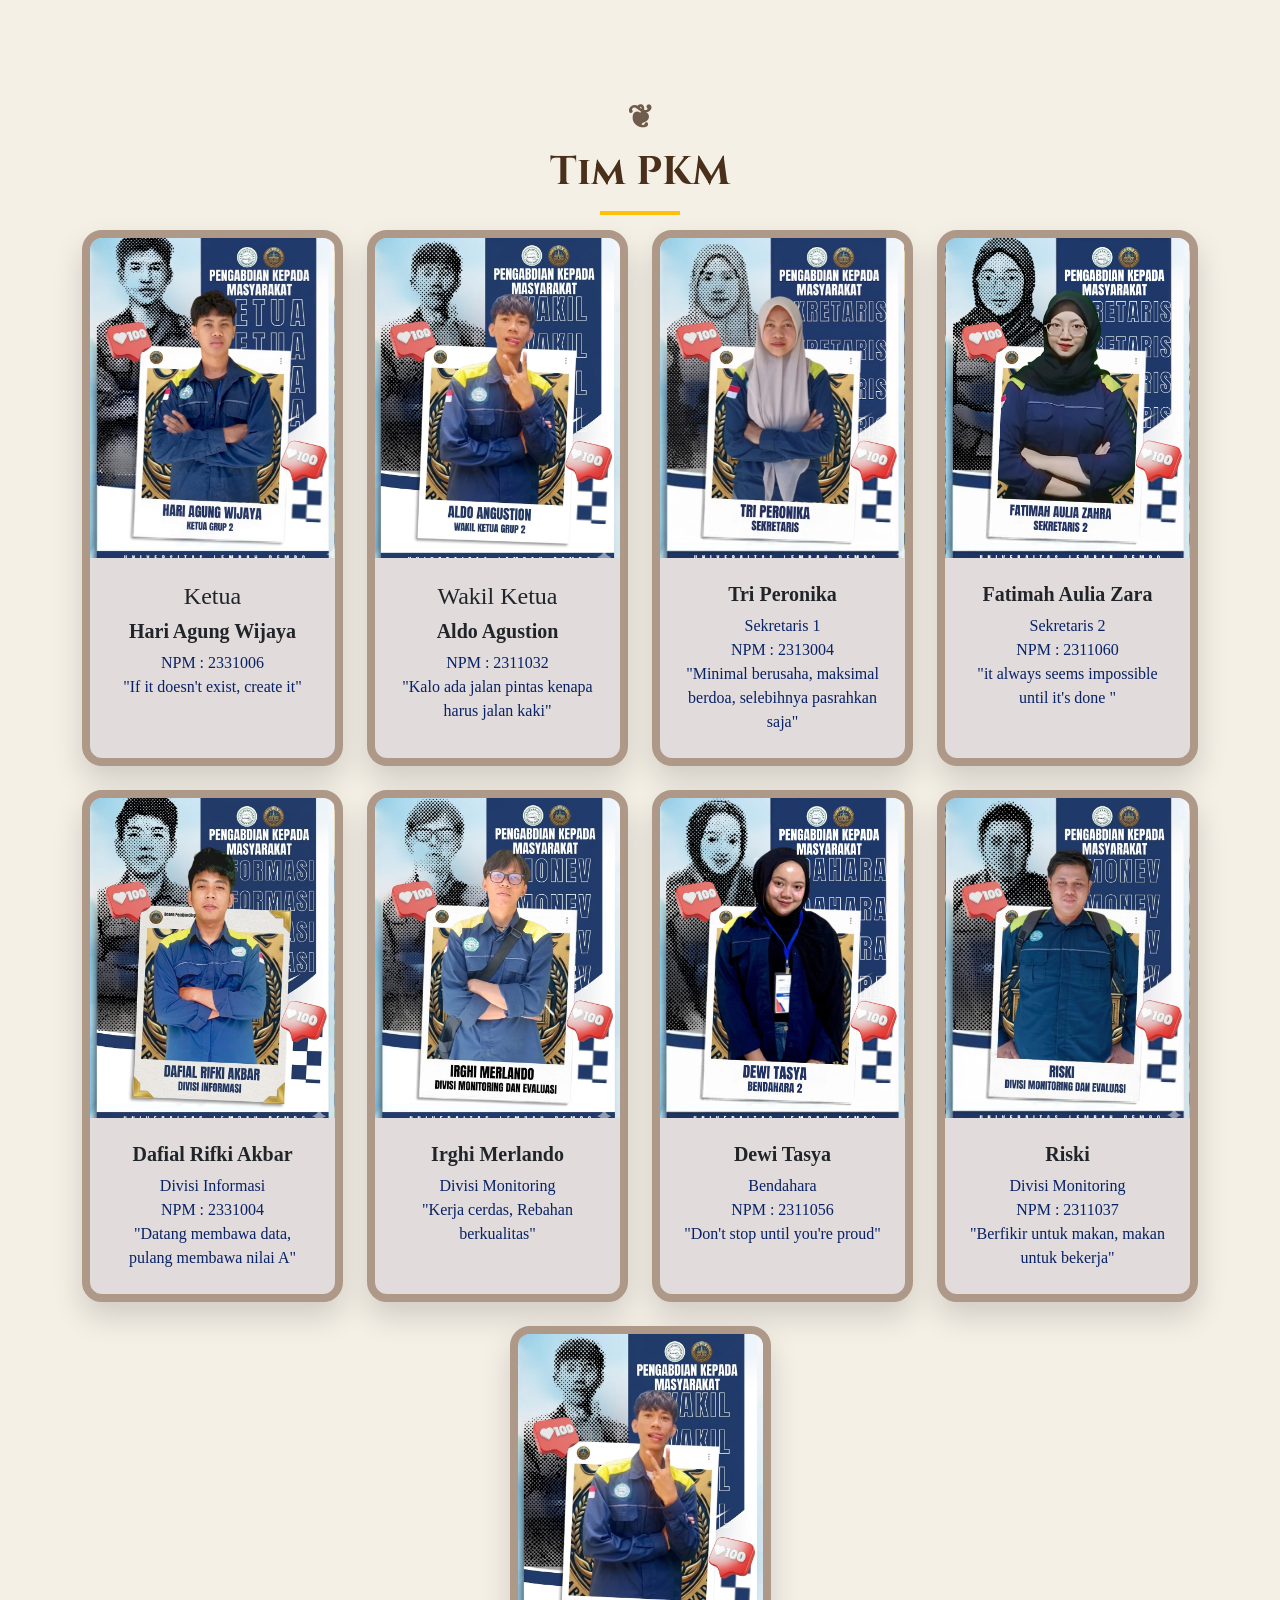
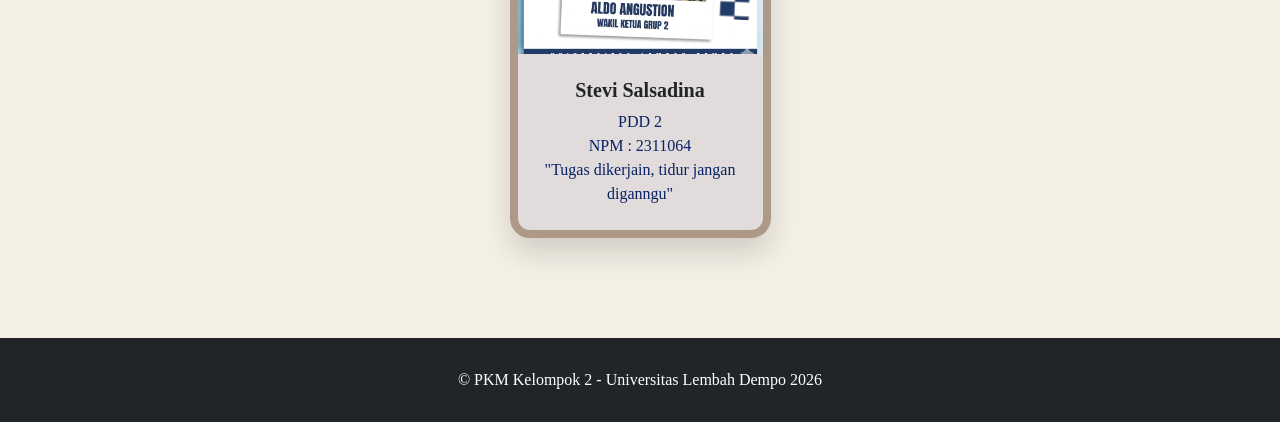
<file: team/team.html>
<!doctype html>
<html lang="en">

<head>
  <meta charset="UTF-8" />
  <meta name="viewport" content="width=device-width, initial-scale=1.0" />
  <link href="https://cdn.jsdelivr.net/npm/bootstrap@5.0.2/dist/css/bootstrap.min.css" rel="stylesheet"
    integrity="sha384-EVSTQN3/azprG1Anm3QDgpJLIm9Nao0Yz1ztcQTwFspd3yD65VohhpuuCOmLASjC" crossorigin="anonymous" />
  <link rel="preconnect" href="https://fonts.googleapis.com" />
  <link rel="preconnect" href="https://fonts.gstatic.com" crossorigin />
  <link href="https://fonts.googleapis.com/css2?family=Cinzel:wght@400;600;700&display=swap" rel="stylesheet" />
  <link rel="stylesheet" href="../style.css" />
  <link rel="stylesheet" href="team.css" />
  <title>PKM Kelompok 2 - Tim</title>
</head>

<body>
  <section id="team" class="section-padding">
    <div class="container">
      <h2 class="section-title">Tim PKM</h2>
      <div class="row g-4 justify-content-center">
        <div class="col-lg-3 col-md-6">
          <div class="card team-card">
            <img src="../gambar/Hari.jpeg" class="card-img-top" alt="Ketua" />
            <div class="card-body text-center">
              <h4>Ketua</h4>
              <h5>Hari Agung Wijaya</h5>
              <p>NPM : 2331006</p>
              <p>"If it doesn't exist, create it"</p>
            </div>
          </div>
        </div>
        <div class="col-lg-3 col-md-6">
          <div class="card team-card">
            <img src="../gambar/aldo.jpeg" class="card-img-top" alt="Wakil Ketua" />
            <div class="card-body text-center">
              <h4>Wakil Ketua</h4>
              <h5>Aldo Agustion</h5>
              <p>NPM : 2311032</p>
              <p>"Kalo ada jalan pintas kenapa harus jalan kaki"</p>
            </div>
          </div>
        </div>
        <div class="col-lg-3 col-md-6">
          <div class="card team-card">
            <img src="../gambar/tri.jpeg" class="card-img-top" alt="Sekretaris" />
            <div class="card-body text-center">
              <h5>Tri Peronika</h5>
              <p>Sekretaris 1</p>
              <p>NPM : 2313004</p>
              <p>"Minimal berusaha, maksimal berdoa, selebihnya pasrahkan saja"</p>
            </div>
          </div>
        </div>
        <div class="col-lg-3 col-md-6">
          <div class="card team-card">
            <img src="../gambar/fatimah.jpeg" class="card-img-top" alt="Bendahara" />
            <div class="card-body text-center">
              <h5>Fatimah Aulia Zara</h5>
              <p>Sekretaris 2</p>
              <p>NPM : 2311060</p>
              <p>"it always seems impossible until it's done "</p>
            </div>
          </div>
        </div>
        <div class="col-lg-3 col-md-6">
          <div class="card team-card">
            <img src="../gambar/David.jpeg" class="card-img-top" alt="Bendahara" />
            <div class="card-body text-center">
              <h5>Dafial Rifki Akbar</h5>
              <p>Divisi Informasi</p>
              <p>NPM : 2331004</p>
              <p>"Datang membawa data, pulang membawa nilai A"</p>
            </div>
          </div>
        </div>
        <div class="col-lg-3 col-md-6">
          <div class="card team-card">
            <img src="../gambar/irgi.jpeg" class="card-img-top" alt="Bendahara" />
            <div class="card-body text-center">
              <h5>Irghi Merlando</h5>
              <p>Divisi Monitoring</p>
              <p>"Kerja cerdas, Rebahan berkualitas"</p>
            </div>
          </div>
        </div>
        <div class="col-lg-3 col-md-6">
          <div class="card team-card">
            <img src="../gambar/dewi.jpeg" class="card-img-top" alt="Humas" />
            <div class="card-body text-center">
              <h5>Dewi Tasya</h5>
              <p>Bendahara</p>
              <p>NPM : 2311056</p>
              <p>"Don't stop until you're proud"</p>
            </div>
          </div>
        </div>
        <div class="col-lg-3 col-md-6">
          <div class="card team-card">
            <img src="../gambar/riski.jpeg" class="card-img-top" alt="PDD" />
            <div class="card-body text-center">
              <h5>Riski</h5>
              <p>Divisi Monitoring</p>
              <p>NPM : 2311037</p>
              <p>"Berfikir untuk makan, makan untuk bekerja"</p>
            </div>
          </div>
        </div>
        <div class="col-lg-3 col-md-6">
          <div class="card team-card">
            <img src="../gambar/aldo.jpeg" class="card-img-top" alt="PDD" />
            <div class="card-body text-center">
              <h5>Stevi Salsadina</h5>
              <p>PDD 2</p>
              <p>NPM : 2311064</p>
              <p>"Tugas dikerjain, tidur jangan diganngu"</p>
            </div>
          </div>
        </div>
      </div>
    </div>
  </section>
  <footer>
    <p>© PKM Kelompok 2 - Universitas Lembah Dempo 2026</p>
  </footer>

  <script src="https://cdn.jsdelivr.net/npm/bootstrap@5.0.2/dist/js/bootstrap.bundle.min.js"
    integrity="sha384-MrcW6ZMFYlzcLA8Nl+NtUVF0sA7MsXsP1UyJoMp4YLEuNSfAP+JcXn/tWtIaxVXM"
    crossorigin="anonymous"></script>
</body>

</html>
</file>
<file: style.css>
body {
  font-family: "Lora", serif;
  color: #262626;
  background: #f5f0e6;
  scroll-behavior: smooth;
}

#sejarah,
#about,
#lokasi {
  background: #f5f0e6;
}

.section-padding {
  padding: 100px 0;
}

.section-title,
.navbar-brand {
  font-family: "Cinzel", serif;
}

.section-title {
  position: relative;
  font-size: 2.5rem;
  font-weight: 700;
  text-align: center;
  color: #4a2f1b;
}

.section-title::before {
  content: "❦";
  display: block;
  color: #705c4d;
  font-size: 2rem;
  margin-bottom: 10px;
}

.section-title::after {
  content: "";
  width: 80px;
  height: 4px;
  background: #ffc107;
  display: block;
  margin: 15px auto;
}

.navbar {
  padding: 18px 0;
  background: rgba(74, 47, 27, 0.95);
  backdrop-filter: blur(8px);
  border-bottom: 1px solid rgba(255, 255, 255, 0.1);
  box-shadow: 0 5px 20px rgba(0, 0, 0, 0.12);
}

.navbar-brand {
  color: #f2c14e !important;
  font-size: 22px;
  text-transform: uppercase;
  font-weight: 700;
  letter-spacing: 2px;
}

.navbar-brand:hover {
  color: #000 !important;
}

.navbar-nav .nav-link {
  font-size: 14px;
  text-transform: uppercase;
  font-weight: 500;
  color: #f8f1e7 !important;
  margin-left: 15px;
}

.navbar-nav .nav-link:hover,
.navbar-nav .nav-link.active {
  color: #f2c14e !important;
}

.carousel,
.carousel-inner,
.carousel-item {
  height: 100vh;
}

.carousel-item img {
  width: 100%;
  height: 100%;
  object-fit: auto;
}

.carousel-caption {
  position: absolute;
  inset: 0;
  display: flex;
  flex-direction: column;
  justify-content: center;
  align-items: center;
  background: rgba(16, 22, 40, 0.72);
  text-align: center;
  color: #fff;
  z-index: 2;
}

.carousel-caption h5 {
  font-size: 5rem;
  letter-spacing: 4px;
  text-transform: uppercase;
}

.carousel-caption p {
  font-size: 1.4rem;
  font-style: italic;
}

#sejarah img {
  width: 100%;
  height: 690px;
  object-fit: auto;
}

.quote-section {
  padding: 80px 0;
  background: #fff;
}

.quote-section blockquote {
  text-align: center;
  font-size: 2rem;
  font-style: italic;
  color: #6b4226;
}

.narasi {
  font-size: 1rem;
  line-height: 1, 5;
  text-align: justify;
}

.narasi p {
  text-align: justify;
}

#about .row.g-4 > .col-md-4 {
  text-align: center;
  padding-top: 30px;
  object-fit: contain;
}

#about .row.g-4 .btn-brand {
  display: inline-flex;
  justify-content: center;
}

.gallery-img {
  width: 100%;
  height: 280px;
  background-color: #000;
  object-fit: cover;
  object-position: center 65%;
  border-radius: 15px;
  border: 8px solid white;
  box-shadow: 0 15px 30px rgba(0, 0, 0, 0.15);
  transition: 0.3s;
}

.gallery-img:hover {
  transform: scale(1.05);
}

.btn-brand {
  background: #f2c14e;
  border: 1px solid transparent;
  color: #1f3455 !important;
  font-weight: 700;
  padding: 12px 28px;
  border-radius: 50px;
  transition:
    transform 0.2s ease,
    box-shadow 0.2s ease;
}

.btn-brand:hover,
.btn-brand:focus {
  background: #d9a926;
  color: #1f3455 !important;
  transform: translateY(-2px);
  box-shadow: 0 10px 25px rgba(31, 52, 85, 0.18);
}

.map-card {
  background: white;
  padding: 0;
  border: 8px solid #9c806d;
  border-radius: 20px;
  overflow: hidden;
  box-shadow: 0 15px 35px rgba(0, 0, 0, 0.12);
  transition: all 0.3s ease;
}

.map-card:hover {
  transform: translateY(-5px);
  box-shadow: 0 20px 45px rgba(0, 0, 0, 0.18);
}

.map-card iframe {
  border-radius: 15px;
  height: 500px;
  width: 100%;
  display: block;
}

footer {
  background: #212529;
  color: white;
  text-align: center;
  padding: 30px;
}

footer p {
  margin: 0;
}
</file>
<file: dokumentasi/timeline.css>
.timeline {
  position: relative;
  max-width: 600px;
  margin: auto;
}

.timeline::before {
  content: "";
  position: absolute;
  left: 40px;
  top: 0;
  width: 4px;
  height: 100%;
  background: #c59d5f;
}

.timeline-item {
  position: relative;
  padding-left: 90px;
  margin-bottom: 50px;
}

.timeline-item::before {
  content: "";
  position: absolute;
  left: 28px;
  top: 30px;
  width: 24px;
  height: 24px;
  background: #f2c14e;
  border: 4px solid white;
  border-radius: 50%;
  box-shadow: 0 0 10px rgba(0, 0, 0, 0.15);
}

.timeline-card {
  background: white;
  border-radius: 20px;
  overflow: hidden;
  box-shadow: 0 12px 30px rgba(0, 0, 0, 0.1);
  transition: 0.3s;
}

.timeline-card:hover {
  transform: translateY(-6px);
}

.timeline-card img {
  width: 100%;
  height: 250px;
  object-fit: cover;
}

.timeline-content {
  padding: 25px;
}

.timeline-content h4 {
  color: #4a2f1b;
  font-family: "Cinzel", serif;
}
</file>
<file: galeri/galeri.css>
body {
  font-family: "Lora", serif;
  background: #000000;
  color: #262626;
}

.section-padding {
  padding: 100px 0;
}

.section-title {
  text-align: center;
  font-size: 3rem;
  font-weight: 700;
  margin-bottom: 15px;
  color: #2c2c2c;
}

.section-title::after {
  content: "";
  display: block;
  width: 80px;
  height: 4px;
  background: #8b5e3c;
  margin: 15px auto;
}

.section-subtitle {
  text-align: center;
  color: #666;
  margin-bottom: 60px;
  font-size: 1.1rem;
}

.gallery-img {
  width: 100%;
  height: 320px;
  object-fit: cover;
  border-radius: 15px;
  box-shadow: 0 10px 25px rgba(0, 0, 0, 0.15);
  transition: all 0.4s ease;
}

.gallery-img:hover {
  transform: translateY(-10px) scale(1.03);

  box-shadow: 0 15px 35px rgba(0, 0, 0, 0.25);
}
</file>
<file: sejarah/sejrah.css>
body {
  background: #f5f0e6;
}
.content-card {
  background: #fffdf8;
  border-left: 6px solid #c59d5f;
  padding: 40px;
  border-radius: 15px;
  box-shadow: 0 15px 40px rgba(0, 0, 0, 0.6);
  font-family: "Lora", serif;
  text-align: justify;
}

.team-card {
  background: #e1dbdb;
  border: 8px solid #ae9887;
  border-radius: 20px;
  overflow: hidden;
  object-fit: cover;
  transition:
    transform 0.3s ease,
    box-shadow 0.3s ease;
  box-shadow: 0 15px 30px rgba(0, 0, 0, 0.15);
  max-width: 400px;
  margin: auto;
}

.team-card:hover {
  transform: translateY(-10px);
  box-shadow: 0 20px 40px rgba(0, 0, 0, 0.18);
}

.team-card img {
  width: 100%;
  height: 320px;
  object-fit: auto;
}

.team-card .card-body {
  padding: 1.5rem;
  text-align: center;
}

.team-card .card-body h5 {
  font-weight: 700;
  margin-bottom: 0.5rem;
}

.team-card .card-body p {
  color: #082265;
  margin-bottom: 0;
}
</file>
<file: team/team.css>
body {
  font-family: "Lora", serif;
  background: #f5f0e6;
  color: #082265;
  text-align: center;
}

.team-card {
  background: #e1dbdb;
  border: 8px solid #ae9887;
  border-radius: 20px;
  overflow: hidden;
  transition:
    transform 0.3s ease,
    box-shadow 0.3s ease;
  box-shadow: 0 15px 30px rgba(0, 0, 0, 0.15);
  height: 100%;
  display: flex;
  flex-direction: column;
}

.team-content {
  flex: 1;
  display: flex;
  flex-direction: column;
}

.team-card:hover {
  transform: translateY(-10px);
  box-shadow: 0 20px 40px rgba(0, 0, 0, 0.18);
}

.team-card img {
  width: 100%;
  height: 320px;
  object-fit: cover;
}

.team-card .card-body {
  padding: 1.5rem;
  text-align: center;
}

.team-card .card-body h5 {
  font-weight: 700;
  margin-bottom: 0.5rem;
}

.team-card .card-body p {
  color: #082265;
  margin-bottom: 0;
}
</file>
